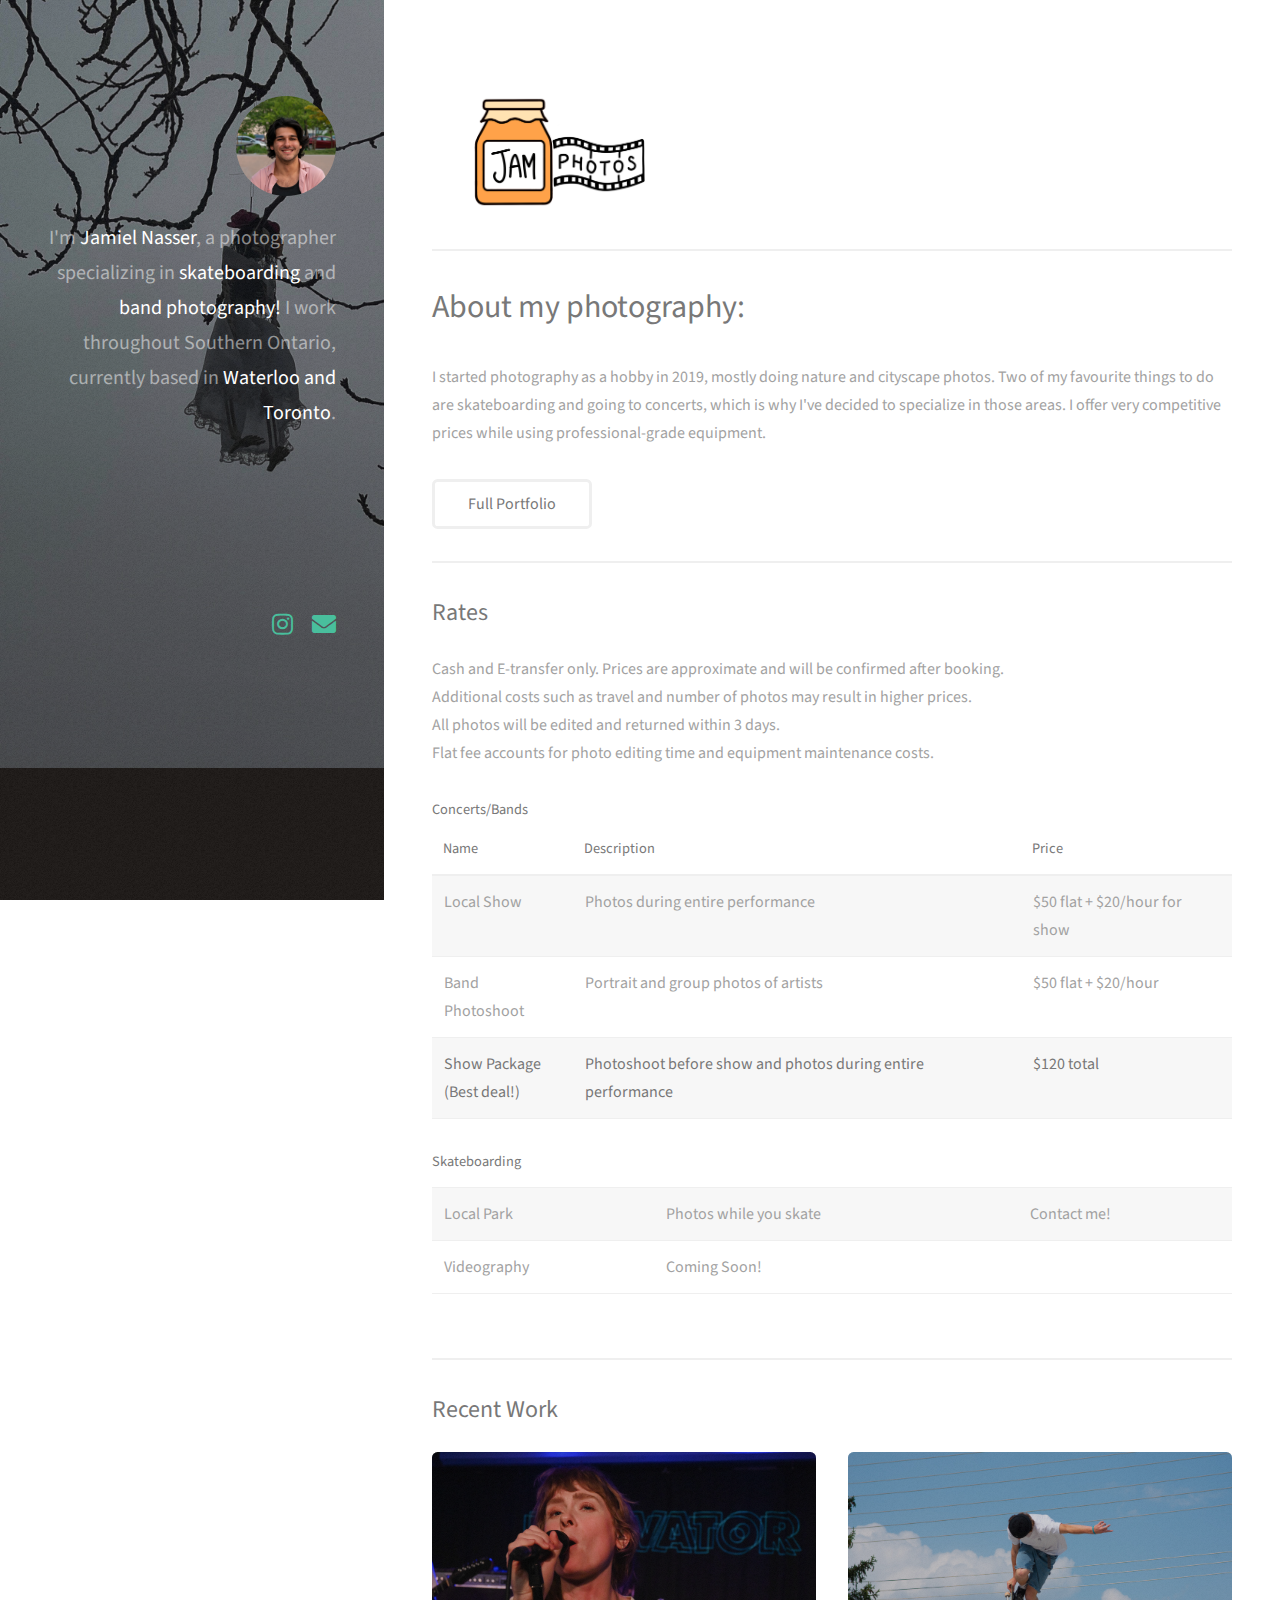
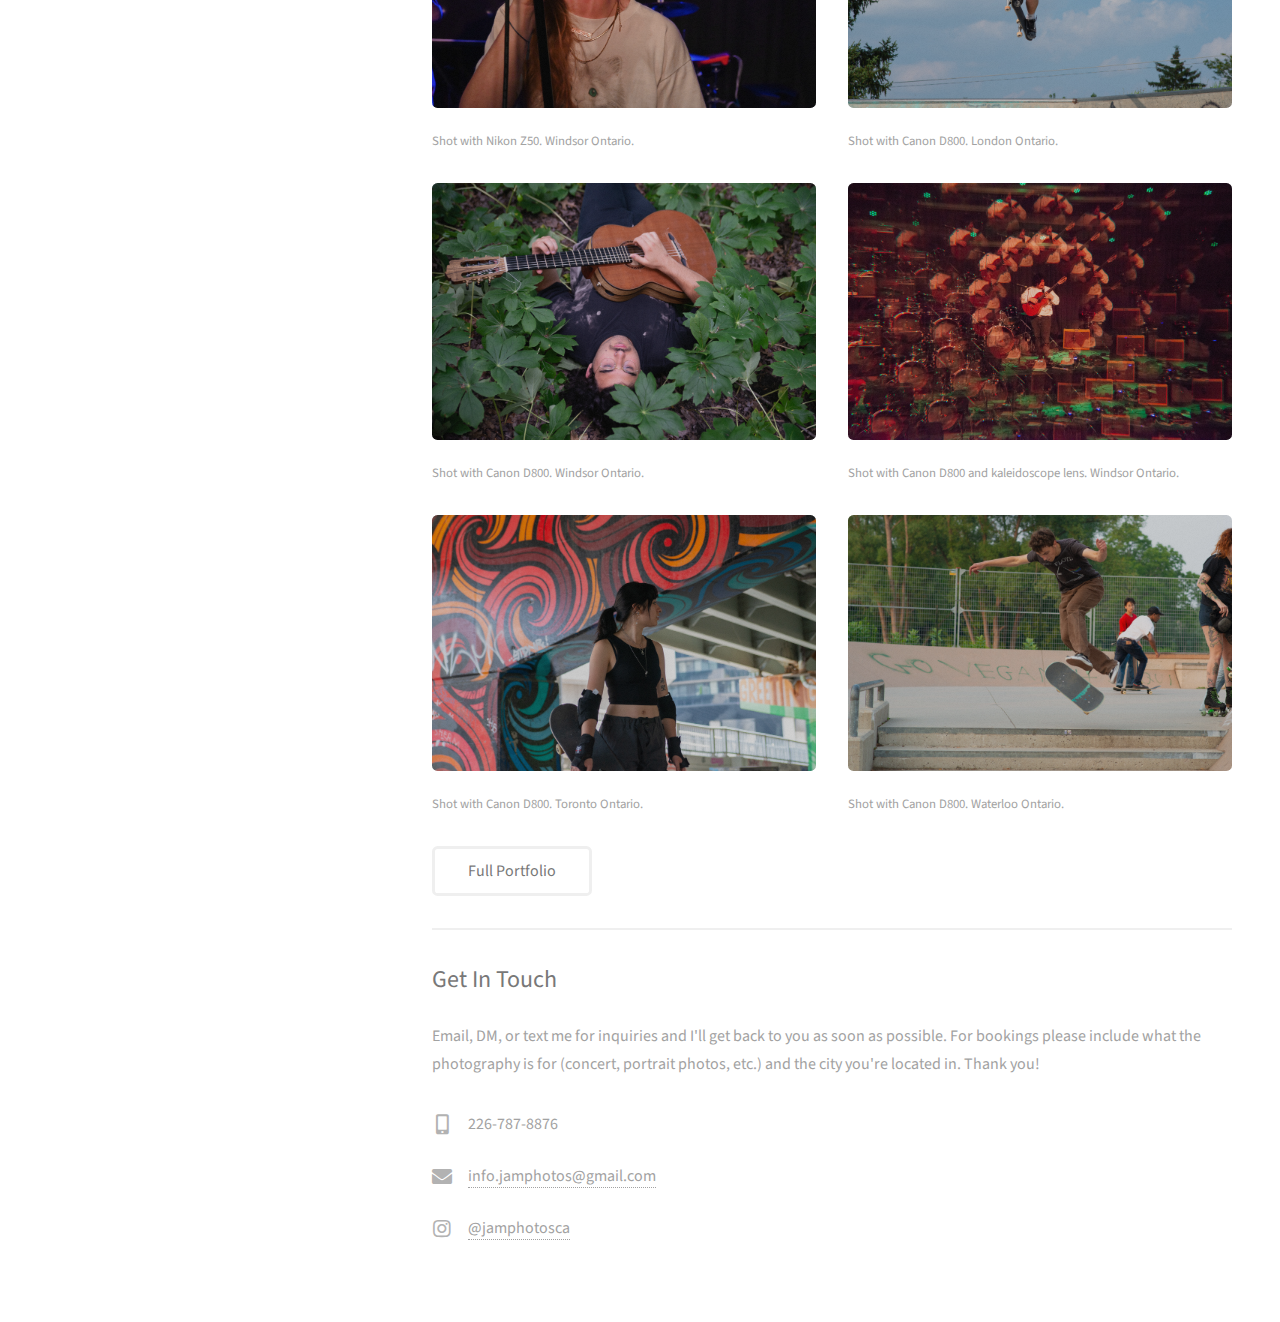
<file: index.html>
<!DOCTYPE HTML>
<!--
	Strata by HTML5 UP
	html5up.net | @ajlkn
	Free for personal and commercial use under the CCA 3.0 license (html5up.net/license)
-->
<html>
	<head>
		<title>Jam Photos</title>
		<meta charset="utf-8" />
		<meta name="viewport" content="width=device-width, initial-scale=1, user-scalable=no" />
		<link rel="stylesheet" href="assets/css/main.css" />
	</head>
	<body class="is-preload">

		<!-- Header -->
			<header id="header">
				<div class="inner">
					<a href="#" class="image avatar"><img src="images/avatar.jpg" alt="" /></a>
					<h1> I'm <strong>Jamiel Nasser</strong>, a photographer specializing in
					<strong>skateboarding</strong> and <strong>band photography!</strong> 
					I work throughout Southern Ontario, currently based in <strong>Waterloo and Toronto</strong>. </h1>
				</div>

				<div class="inner">
					<ul class="icons">
						<li><a href="https://www.instagram.com/jamphotosca/" target="_blank" class="icon brands fa-instagram"><span class="label">Instagram</span></a></li>
						<li><a href="mailto:info.jamphotos@gmail.com" target="_blank" class="icon solid fa-envelope"><span class="label">Email</span></a></li>
					</ul>
				</div>

			</header>

		<!-- Main -->
			<div id="main">
				<a href="index.html" class="icon brands"><img src="images/logo_crop.png" id="jamlogo" alt="" /></a>
				<!-- One -->
					<section id="one">
						<header class="major">
							<h2> About my photography:</h2>
						</header>
						<p>I started photography as a hobby in 2019, mostly doing nature and cityscape photos. Two of my favourite things to do are skateboarding and going to concerts, which is why I've decided to specialize in those areas. I offer very competitive prices while using professional-grade equipment.</p>
						<!--<ul class="actions">
							<li><a href="#" class="button">See my rates</a></li>
						</ul>-->
						<ul class="actions">
							<li><a href="portfolio.html" class="button">Full Portfolio</a></li>
						</ul>
					</section> 




					<section id="rates">

					<h2>Rates</h2>
						<p>Cash and E-transfer only. Prices are approximate and will be confirmed after booking. <br>Additional costs such as travel and number of photos may result in higher prices. <br>All photos will be edited and returned within 3 days. <br> Flat fee accounts for photo editing time and equipment maintenance costs.</p>
							<h5>Concerts/Bands</h5>
							<div class="table-wrapper">
								<table>
									<thead>
										<tr>
											<th>Name</th>
											<th>Description</th>
											<th>Price</th>
										</tr>
									</thead>
									<tbody>
										<tr>
											<td>Local Show</td>
											<td>Photos during entire performance</td>
											<td>$50 flat + $20/hour for show</td>
										</tr>
										<tr>
											<td>Band Photoshoot</td>
											<td>Portrait and group photos of artists</td>
											<td>$50 flat + $20/hour</td>
										</tr>
										<tr>
											<td><strong>Show Package<br> (Best deal!)</strong></td>
											<td><strong>Photoshoot before show and photos during entire performance</strong></td>
											<td><strong>$120 total</strong></td> 
										</tr>
									</tbody>
								</table>
							</div>
							<h5>Skateboarding</h5>
							<div class="table-wrapper">
								<table>
									<tbody>
										<tr>
											<td>Local Park</td>
											<td>Photos while you skate</td>
											<td>Contact me!</td>
										</tr>
										<tr>
											<td>Videography</td>
											<td>Coming Soon!</td>
											<td></td>
										</tr>
									</tbody>
								</table>
							</div>
					</section>





				<!-- Two -->
					<section id="two">
						<h2>Recent Work</h2>
						<div class="row">
							<article class="col-6 col-12-xsmall work-item">
								<a href="images/fulls/01.jpg" class="image fit thumb"><img src="images/thumbs/01.jpg" alt="" /></a>
								<p>Shot with Nikon Z50. Windsor Ontario.</p>
							</article>
							<article class="col-6 col-12-xsmall work-item">
								<a href="images/fulls/02.jpg" class="image fit thumb"><img src="images/thumbs/02.jpg" alt="" /></a>
								<p>Shot with Canon D800. London Ontario.</p>
							</article>
							<article class="col-6 col-12-xsmall work-item">
								<a href="images/fulls/03.jpg" class="image fit thumb"><img src="images/thumbs/03.jpg" alt="" /></a>
								<p>Shot with Canon D800. Windsor Ontario.
							</article>
							<article class="col-6 col-12-xsmall work-item">
								<a href="images/fulls/04.jpg" class="image fit thumb"><img src="images/thumbs/04.jpg" alt="" /></a>
								<p>Shot with Canon D800 and kaleidoscope lens. Windsor Ontario.</p>
							</article>
							<article class="col-6 col-12-xsmall work-item">
								<a href="images/fulls/05.jpg" class="image fit thumb"><img src="images/thumbs/05.jpg" alt="" /></a>
								<p>Shot with Canon D800. Toronto Ontario.</p>
							</article>
							<article class="col-6 col-12-xsmall work-item">
								<a href="images/fulls/06.jpg" class="image fit thumb"><img src="images/thumbs/06.jpg" alt="" /></a>
								<p>Shot with Canon D800. Waterloo Ontario.</p>
							</article>
						</div>
						 <ul class="actions">
							<li><a href="portfolio.html" class="button">Full Portfolio</a></li>
						</ul>
					</section>

				<!-- Three -->
					<section id="three">
						<h2>Get In Touch</h2>
						<p>Email, DM, or text me for inquiries and I'll get back to you as soon as possible. For bookings please include what the photography is for (concert, portrait photos, etc.) and the city you're located in. Thank you!</p>

						<div class="row">
						<!--
							<div class="col-8 col-12-small">
								<form method="post" action="#">
									<div class="row gtr-uniform gtr-50">
										<div class="col-6 col-12-xsmall"><input type="text" name="name" id="name" placeholder="Name" /></div>
										<div class="col-6 col-12-xsmall"><input type="email" name="email" id="email" placeholder="Email" /></div>
										<div class="col-12"><textarea name="message" id="message" placeholder="Message" rows="4"></textarea></div>
									</div>
								</form>
								<ul class="actions">
									<li><input type="submit" value="Send Message" /></li>
								</ul>
							</div>
						-->
							<div class="col-4 col-12-small">
								<ul class="labeled-icons">
									<li>
										<h3 class="icon solid fa-mobile-alt"><span class="label">Phone</span></h3>
										226-787-8876
									</li>
									<li>
										<h3 class="icon solid fa-envelope"><span class="label">Email</span></h3>
										<a href="mailto:info.jamphotos@gmail.com">info.jamphotos@gmail.com</a>
									</li>
									<li>
										<h3  class="icon brands fa-instagram"><span class="label"></span></h3>
										<a href="https://www.instagram.com/jamphotosca/" target="_blank">@jamphotosca </a>
									</li>
								</ul>
							</div>
						</div>
					</section>

				<!-- Four -->
				<!--
					<section id="four">
						<h2>Elements</h2>

						<section>
							<h4>Text</h4>
							<p>This is <b>bold</b> and this is <strong>strong</strong>. This is <i>italic</i> and this is <em>emphasized</em>.
							This is <sup>superscript</sup> text and this is <sub>subscript</sub> text.
							This is <u>underlined</u> and this is code: <code>for (;;) { ... }</code>. Finally, <a href="#">this is a link</a>.</p>
							<hr />
							<header>
								<h4>Heading with a Subtitle</h4>
								<p>Lorem ipsum dolor sit amet nullam id egestas urna aliquam</p>
							</header>
							<p>Nunc lacinia ante nunc ac lobortis. Interdum adipiscing gravida odio porttitor sem non mi integer non faucibus ornare mi ut ante amet placerat aliquet. Volutpat eu sed ante lacinia sapien lorem accumsan varius montes viverra nibh in adipiscing blandit tempus accumsan.</p>
							<header>
								<h5>Heading with a Subtitle</h5>
								<p>Lorem ipsum dolor sit amet nullam id egestas urna aliquam</p>
							</header>
							<p>Nunc lacinia ante nunc ac lobortis. Interdum adipiscing gravida odio porttitor sem non mi integer non faucibus ornare mi ut ante amet placerat aliquet. Volutpat eu sed ante lacinia sapien lorem accumsan varius montes viverra nibh in adipiscing blandit tempus accumsan.</p>
							<hr />
							<h2>Heading Level 2</h2>
							<h3>Heading Level 3</h3>
							<h4>Heading Level 4</h4>
							<h5>Heading Level 5</h5>
							<h6>Heading Level 6</h6>
							<hr />
							<h5>Blockquote</h5>
							<blockquote>Fringilla nisl. Donec accumsan interdum nisi, quis tincidunt felis sagittis eget tempus euismod. Vestibulum ante ipsum primis in faucibus vestibulum. Blandit adipiscing eu felis iaculis volutpat ac adipiscing accumsan faucibus. Vestibulum ante ipsum primis in faucibus lorem ipsum dolor sit amet nullam adipiscing eu felis.</blockquote>
							<h5>Preformatted</h5>
							<pre><code>i = 0;

while (!deck.isInOrder()) {
print 'Iteration ' + i;
deck.shuffle();
i++;
}

print 'It took ' + i + ' iterations to sort the deck.';</code></pre>
						</section>

						<section>
							<h4>Lists</h4>
							<div class="row">
								<div class="col-6 col-12-xsmall">
									<h5>Unordered</h5>
									<ul>
										<li>Dolor pulvinar etiam magna etiam.</li>
										<li>Sagittis adipiscing lorem eleifend.</li>
										<li>Felis enim feugiat dolore viverra.</li>
									</ul>
									<h5>Alternate</h5>
									<ul class="alt">
										<li>Dolor pulvinar etiam magna etiam.</li>
										<li>Sagittis adipiscing lorem eleifend.</li>
										<li>Felis enim feugiat dolore viverra.</li>
									</ul>
								</div>
								<div class="col-6 col-12-xsmall">
									<h5>Ordered</h5>
									<ol>
										<li>Dolor pulvinar etiam magna etiam.</li>
										<li>Etiam vel felis at lorem sed viverra.</li>
										<li>Felis enim feugiat dolore viverra.</li>
										<li>Dolor pulvinar etiam magna etiam.</li>
										<li>Etiam vel felis at lorem sed viverra.</li>
										<li>Felis enim feugiat dolore viverra.</li>
									</ol>
									<h5>Icons</h5>
									<ul class="icons">
										<li><a href="#" class="icon brands fa-twitter"><span class="label">Twitter</span></a></li>
										<li><a href="#" class="icon brands fa-facebook-f"><span class="label">Facebook</span></a></li>
										<li><a href="#" class="icon brands fa-instagram"><span class="label">Instagram</span></a></li>
										<li><a href="#" class="icon brands fa-github"><span class="label">Github</span></a></li>
										<li><a href="#" class="icon brands fa-dribbble"><span class="label">Dribbble</span></a></li>
										<li><a href="#" class="icon brands fa-tumblr"><span class="label">Tumblr</span></a></li>
									</ul>
								</div>
							</div>
							<h5>Actions</h5>
							<ul class="actions">
								<li><a href="#" class="button primary">Default</a></li>
								<li><a href="#" class="button">Default</a></li>
							</ul>
							<ul class="actions small">
								<li><a href="#" class="button primary small">Small</a></li>
								<li><a href="#" class="button small">Small</a></li>
							</ul>
							<div class="row">
								<div class="col-6 col-12-small">
									<ul class="actions stacked">
										<li><a href="#" class="button primary">Default</a></li>
										<li><a href="#" class="button">Default</a></li>
									</ul>
								</div>
								<div class="col-6 col-12-small">
									<ul class="actions stacked">
										<li><a href="#" class="button primary small">Small</a></li>
										<li><a href="#" class="button small">Small</a></li>
									</ul>
								</div>
								<div class="col-6 col-12-small">
									<ul class="actions stacked">
										<li><a href="#" class="button primary fit">Default</a></li>
										<li><a href="#" class="button fit">Default</a></li>
									</ul>
								</div>
								<div class="col-6 col-12-small">
									<ul class="actions stacked">
										<li><a href="#" class="button primary small fit">Small</a></li>
										<li><a href="#" class="button small fit">Small</a></li>
									</ul>
								</div>
							</div>
						</section>

						<section>
							<h4>Table</h4>
							<h5>Default</h5>
							<div class="table-wrapper">
								<table>
									<thead>
										<tr>
											<th>Name</th>
											<th>Description</th>
											<th>Price</th>
										</tr>
									</thead>
									<tbody>
										<tr>
											<td>Item One</td>
											<td>Ante turpis integer aliquet porttitor.</td>
											<td>29.99</td>
										</tr>
										<tr>
											<td>Item Two</td>
											<td>Vis ac commodo adipiscing arcu aliquet.</td>
											<td>19.99</td>
										</tr>
										<tr>
											<td>Item Three</td>
											<td> Morbi faucibus arcu accumsan lorem.</td>
											<td>29.99</td>
										</tr>
										<tr>
											<td>Item Four</td>
											<td>Vitae integer tempus condimentum.</td>
											<td>19.99</td>
										</tr>
										<tr>
											<td>Item Five</td>
											<td>Ante turpis integer aliquet porttitor.</td>
											<td>29.99</td>
										</tr>
									</tbody>
									<tfoot>
										<tr>
											<td colspan="2"></td>
											<td>100.00</td>
										</tr>
									</tfoot>
								</table>
							</div>

							<h5>Alternate</h5>
							<div class="table-wrapper">
								<table class="alt">
									<thead>
										<tr>
											<th>Name</th>
											<th>Description</th>
											<th>Price</th>
										</tr>
									</thead>
									<tbody>
										<tr>
											<td>Item One</td>
											<td>Ante turpis integer aliquet porttitor.</td>
											<td>29.99</td>
										</tr>
										<tr>
											<td>Item Two</td>
											<td>Vis ac commodo adipiscing arcu aliquet.</td>
											<td>19.99</td>
										</tr>
										<tr>
											<td>Item Three</td>
											<td> Morbi faucibus arcu accumsan lorem.</td>
											<td>29.99</td>
										</tr>
										<tr>
											<td>Item Four</td>
											<td>Vitae integer tempus condimentum.</td>
											<td>19.99</td>
										</tr>
										<tr>
											<td>Item Five</td>
											<td>Ante turpis integer aliquet porttitor.</td>
											<td>29.99</td>
										</tr>
									</tbody>
									<tfoot>
										<tr>
											<td colspan="2"></td>
											<td>100.00</td>
										</tr>
									</tfoot>
								</table>
							</div>
						</section>

						<section>
							<h4>Buttons</h4>
							<ul class="actions">
								<li><a href="#" class="button primary">Primary</a></li>
								<li><a href="#" class="button">Default</a></li>
							</ul>
							<ul class="actions">
								<li><a href="#" class="button large">Large</a></li>
								<li><a href="#" class="button">Default</a></li>
								<li><a href="#" class="button small">Small</a></li>
							</ul>
							<ul class="actions fit">
								<li><a href="#" class="button primary fit">Fit</a></li>
								<li><a href="#" class="button fit">Fit</a></li>
							</ul>
							<ul class="actions fit small">
								<li><a href="#" class="button primary fit small">Fit + Small</a></li>
								<li><a href="#" class="button fit small">Fit + Small</a></li>
							</ul>
							<ul class="actions">
								<li><a href="#" class="button primary icon solid fa-download">Icon</a></li>
								<li><a href="#" class="button icon solid fa-download">Icon</a></li>
							</ul>
							<ul class="actions">
								<li><span class="button primary disabled">Primary</span></li>
								<li><span class="button disabled">Default</span></li>
							</ul>
						</section>

						<section>
							<h4>Form</h4>
							<form method="post" action="#">
								<div class="row gtr-uniform gtr-50">
									<div class="col-6 col-12-xsmall">
										<input type="text" name="demo-name" id="demo-name" value="" placeholder="Name" />
									</div>
									<div class="col-6 col-12-xsmall">
										<input type="email" name="demo-email" id="demo-email" value="" placeholder="Email" />
									</div>
									<div class="col-12">
										<select name="demo-category" id="demo-category">
											<option value="">- Category -</option>
											<option value="1">Manufacturing</option>
											<option value="1">Shipping</option>
											<option value="1">Administration</option>
											<option value="1">Human Resources</option>
										</select>
									</div>
									<div class="col-4 col-12-small">
										<input type="radio" id="demo-priority-low" name="demo-priority" checked>
										<label for="demo-priority-low">Low Priority</label>
									</div>
									<div class="col-4 col-12-small">
										<input type="radio" id="demo-priority-normal" name="demo-priority">
										<label for="demo-priority-normal">Normal Priority</label>
									</div>
									<div class="col-4 col-12-small">
										<input type="radio" id="demo-priority-high" name="demo-priority">
										<label for="demo-priority-high">High Priority</label>
									</div>
									<div class="col-6 col-12-small">
										<input type="checkbox" id="demo-copy" name="demo-copy">
										<label for="demo-copy">Email me a copy of this message</label>
									</div>
									<div class="col-6 col-12-small">
										<input type="checkbox" id="demo-human" name="demo-human" checked>
										<label for="demo-human">I am a human and not a robot</label>
									</div>
									<div class="col-12">
										<textarea name="demo-message" id="demo-message" placeholder="Enter your message" rows="6"></textarea>
									</div>
									<div class="col-12">
										<ul class="actions">
											<li><input type="submit" value="Send Message" class="primary" /></li>
											<li><input type="reset" value="Reset" /></li>
										</ul>
									</div>
								</div>
							</form>
						</section>

						<section>
							<h4>Image</h4>
							<h5>Fit</h5>
							<div class="box alt">
								<div class="row gtr-50 gtr-uniform">
									<div class="col-12"><span class="image fit"><img src="images/fulls/05.jpg" alt="" /></span></div>
									<div class="col-4"><span class="image fit"><img src="images/thumbs/01.jpg" alt="" /></span></div>
									<div class="col-4"><span class="image fit"><img src="images/thumbs/02.jpg" alt="" /></span></div>
									<div class="col-4"><span class="image fit"><img src="images/thumbs/03.jpg" alt="" /></span></div>
									<div class="col-4"><span class="image fit"><img src="images/thumbs/04.jpg" alt="" /></span></div>
									<div class="col-4"><span class="image fit"><img src="images/thumbs/05.jpg" alt="" /></span></div>
									<div class="col-4"><span class="image fit"><img src="images/thumbs/06.jpg" alt="" /></span></div>
									<div class="col-4"><span class="image fit"><img src="images/thumbs/03.jpg" alt="" /></span></div>
									<div class="col-4"><span class="image fit"><img src="images/thumbs/02.jpg" alt="" /></span></div>
									<div class="col-4"><span class="image fit"><img src="images/thumbs/01.jpg" alt="" /></span></div>
								</div>
							</div>
							<h5>Left &amp; Right</h5>
							<p><span class="image left"><img src="images/avatar.jpg" alt="" /></span>Fringilla nisl. Donec accumsan interdum nisi, quis tincidunt felis sagittis eget. tempus euismod. Vestibulum ante ipsum primis in faucibus vestibulum. Blandit adipiscing eu felis iaculis volutpat ac adipiscing accumsan eu faucibus. Integer ac pellentesque praesent tincidunt felis sagittis eget. tempus euismod. Vestibulum ante ipsum primis in faucibus vestibulum. Blandit adipiscing eu felis iaculis volutpat ac adipiscing accumsan eu faucibus. Integer ac pellentesque praesent. Donec accumsan interdum nisi, quis tincidunt felis sagittis eget. tempus euismod. Vestibulum ante ipsum primis in faucibus vestibulum. Blandit adipiscing eu felis iaculis volutpat ac adipiscing accumsan eu faucibus. Integer ac pellentesque praesent tincidunt felis sagittis eget. tempus euismod. Vestibulum ante ipsum primis in faucibus vestibulum. Blandit adipiscing eu felis iaculis volutpat ac adipiscing accumsan eu faucibus. Integer ac pellentesque praesent.</p>
							<p><span class="image right"><img src="images/avatar.jpg" alt="" /></span>Fringilla nisl. Donec accumsan interdum nisi, quis tincidunt felis sagittis eget. tempus euismod. Vestibulum ante ipsum primis in faucibus vestibulum. Blandit adipiscing eu felis iaculis volutpat ac adipiscing accumsan eu faucibus. Integer ac pellentesque praesent tincidunt felis sagittis eget. tempus euismod. Vestibulum ante ipsum primis in faucibus vestibulum. Blandit adipiscing eu felis iaculis volutpat ac adipiscing accumsan eu faucibus. Integer ac pellentesque praesent. Donec accumsan interdum nisi, quis tincidunt felis sagittis eget. tempus euismod. Vestibulum ante ipsum primis in faucibus vestibulum. Blandit adipiscing eu felis iaculis volutpat ac adipiscing accumsan eu faucibus. Integer ac pellentesque praesent tincidunt felis sagittis eget. tempus euismod. Vestibulum ante ipsum primis in faucibus vestibulum. Blandit adipiscing eu felis iaculis volutpat ac adipiscing accumsan eu faucibus. Integer ac pellentesque praesent.</p>
						</section>

					</section>
				-->

			</div>


		<!-- Scripts -->
			<script src="assets/js/jquery.min.js"></script>
			<script src="assets/js/jquery.poptrox.min.js"></script>
			<script src="assets/js/browser.min.js"></script>
			<script src="assets/js/breakpoints.min.js"></script>
			<script src="assets/js/util.js"></script>
			<script src="assets/js/main.js"></script>

	</body>
</html>
</file>
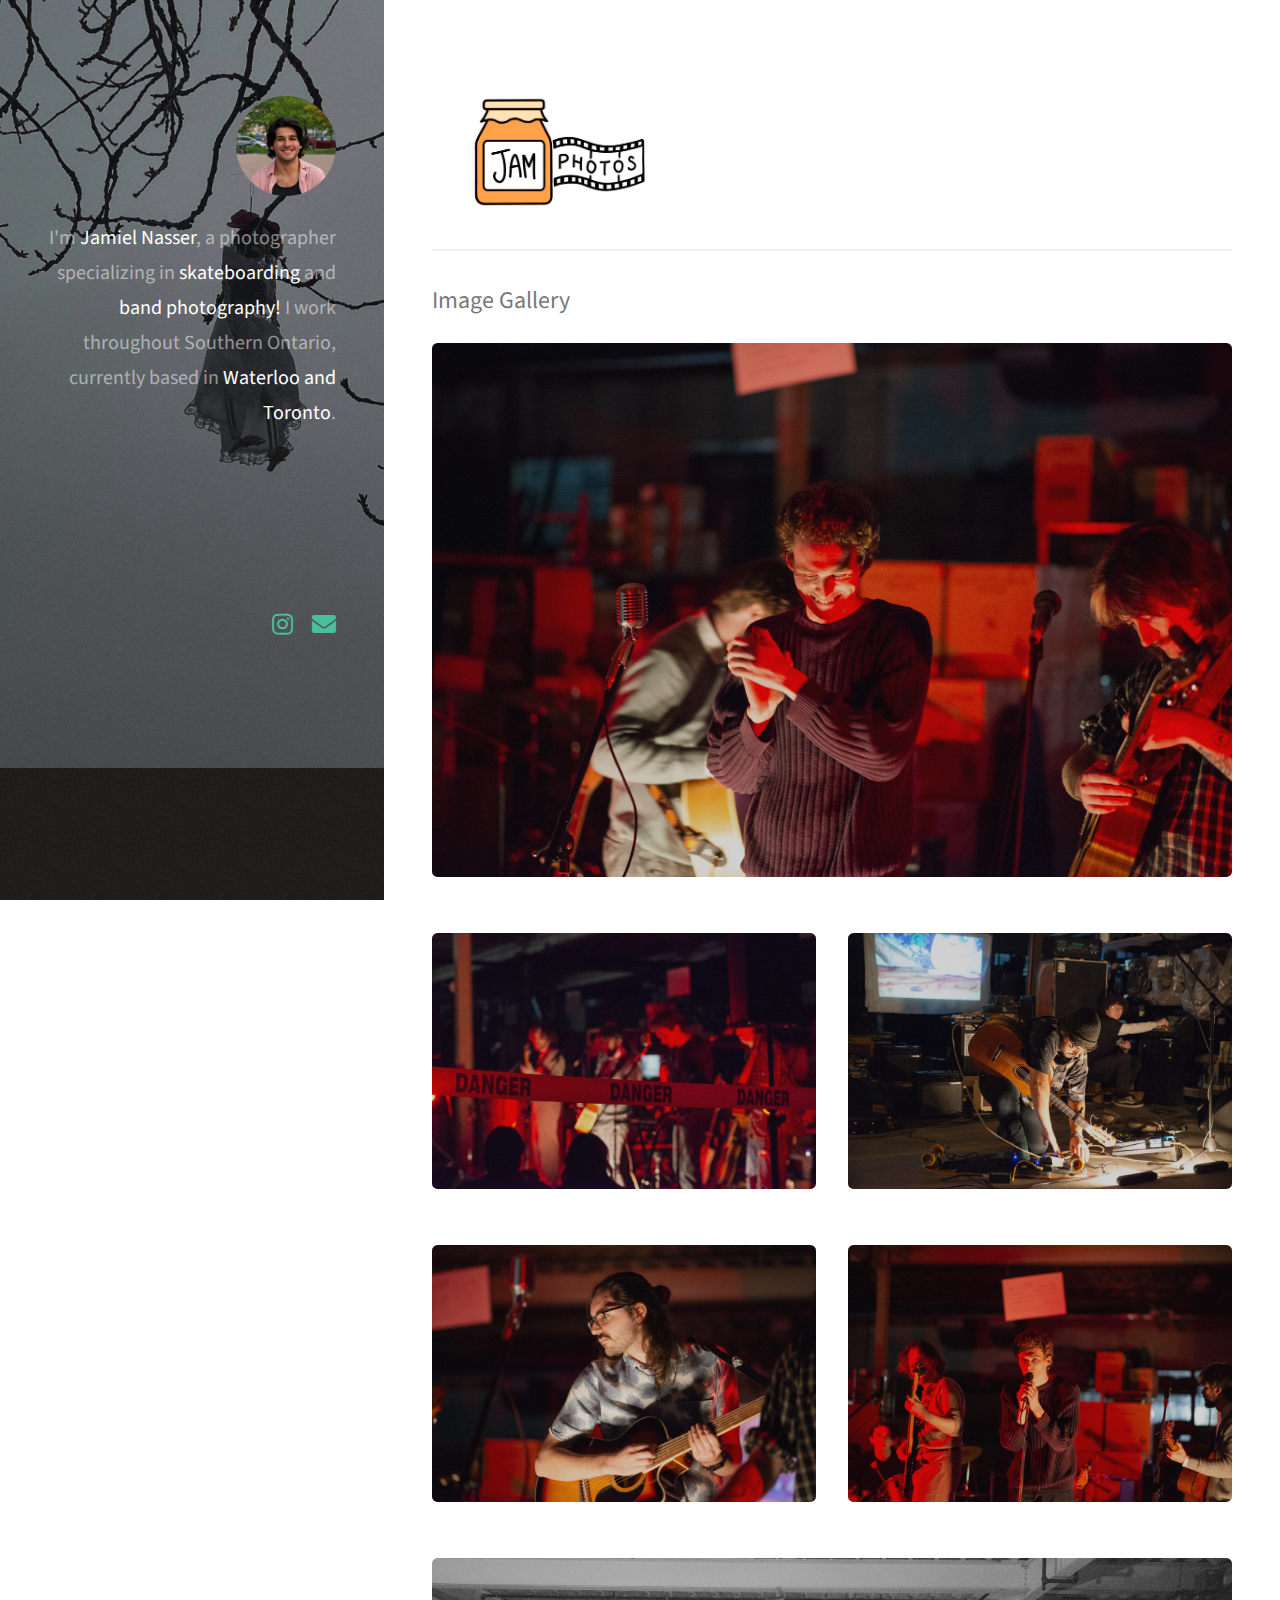
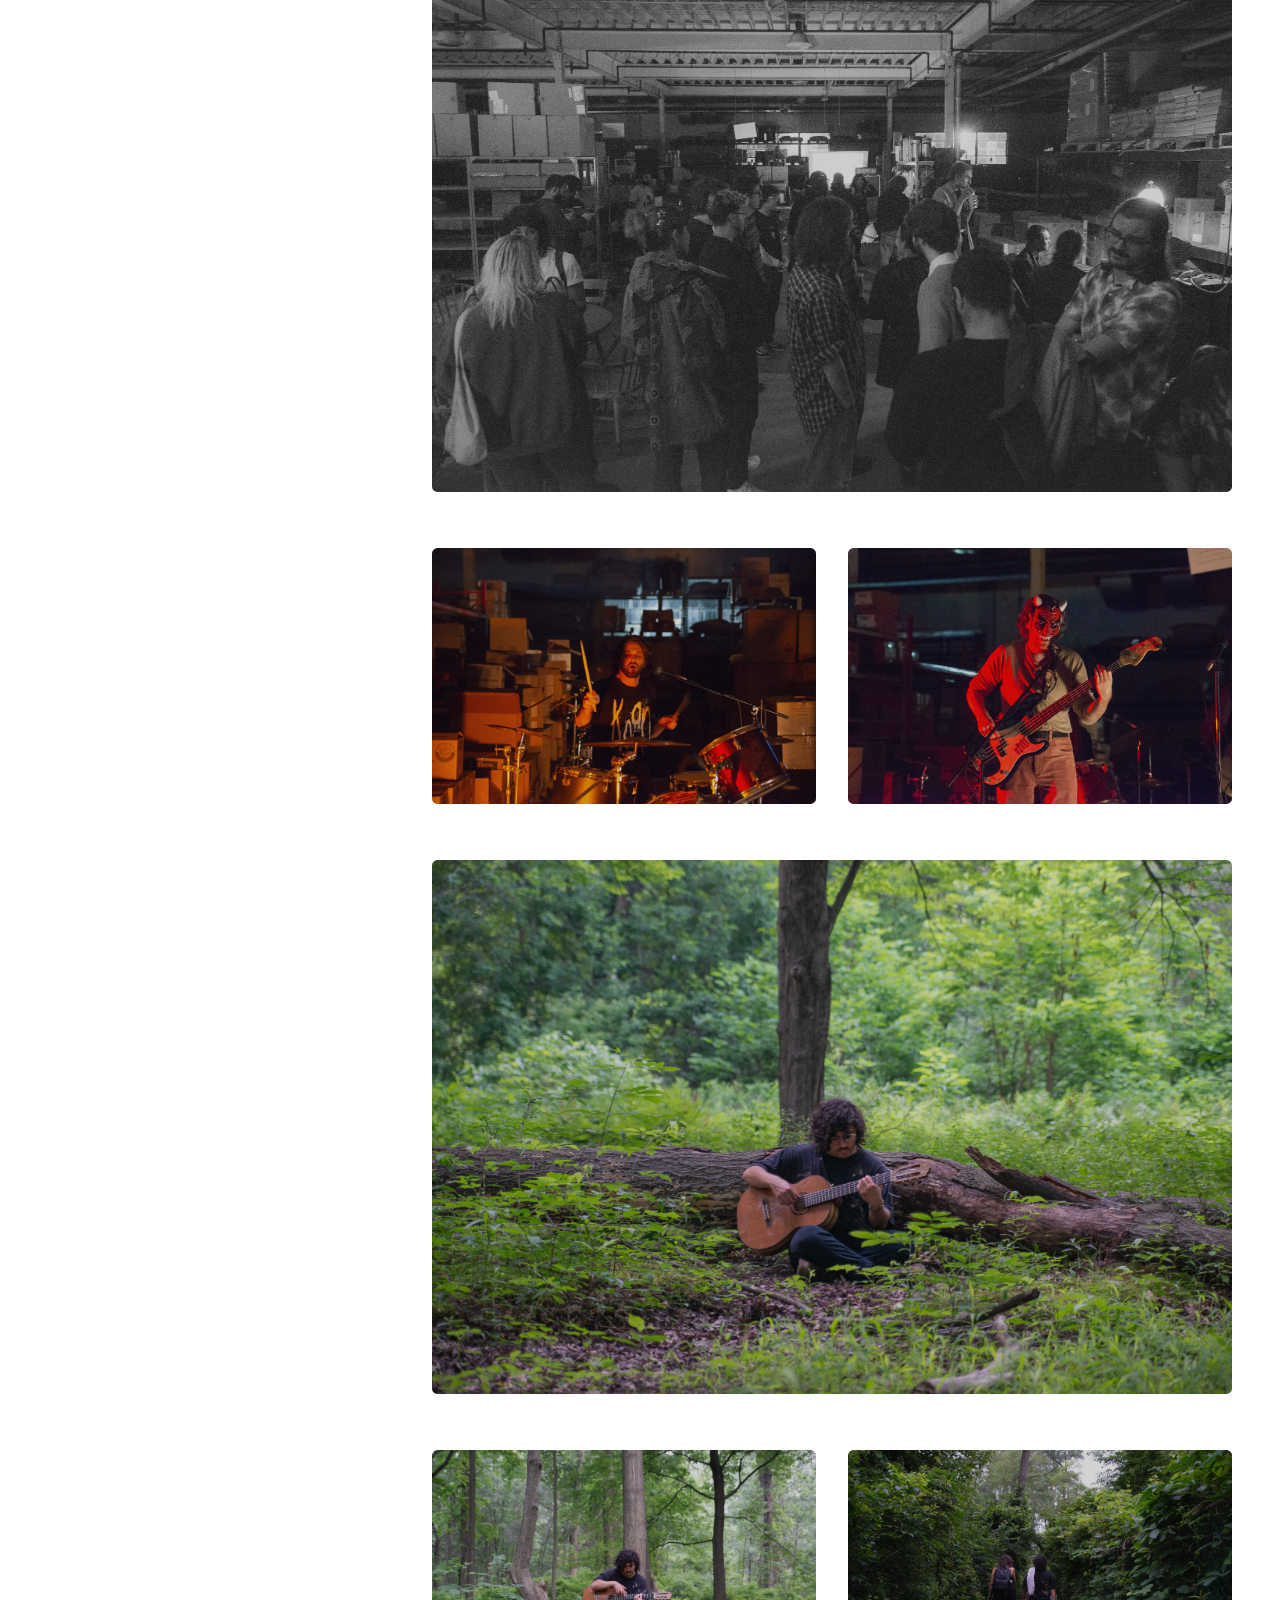
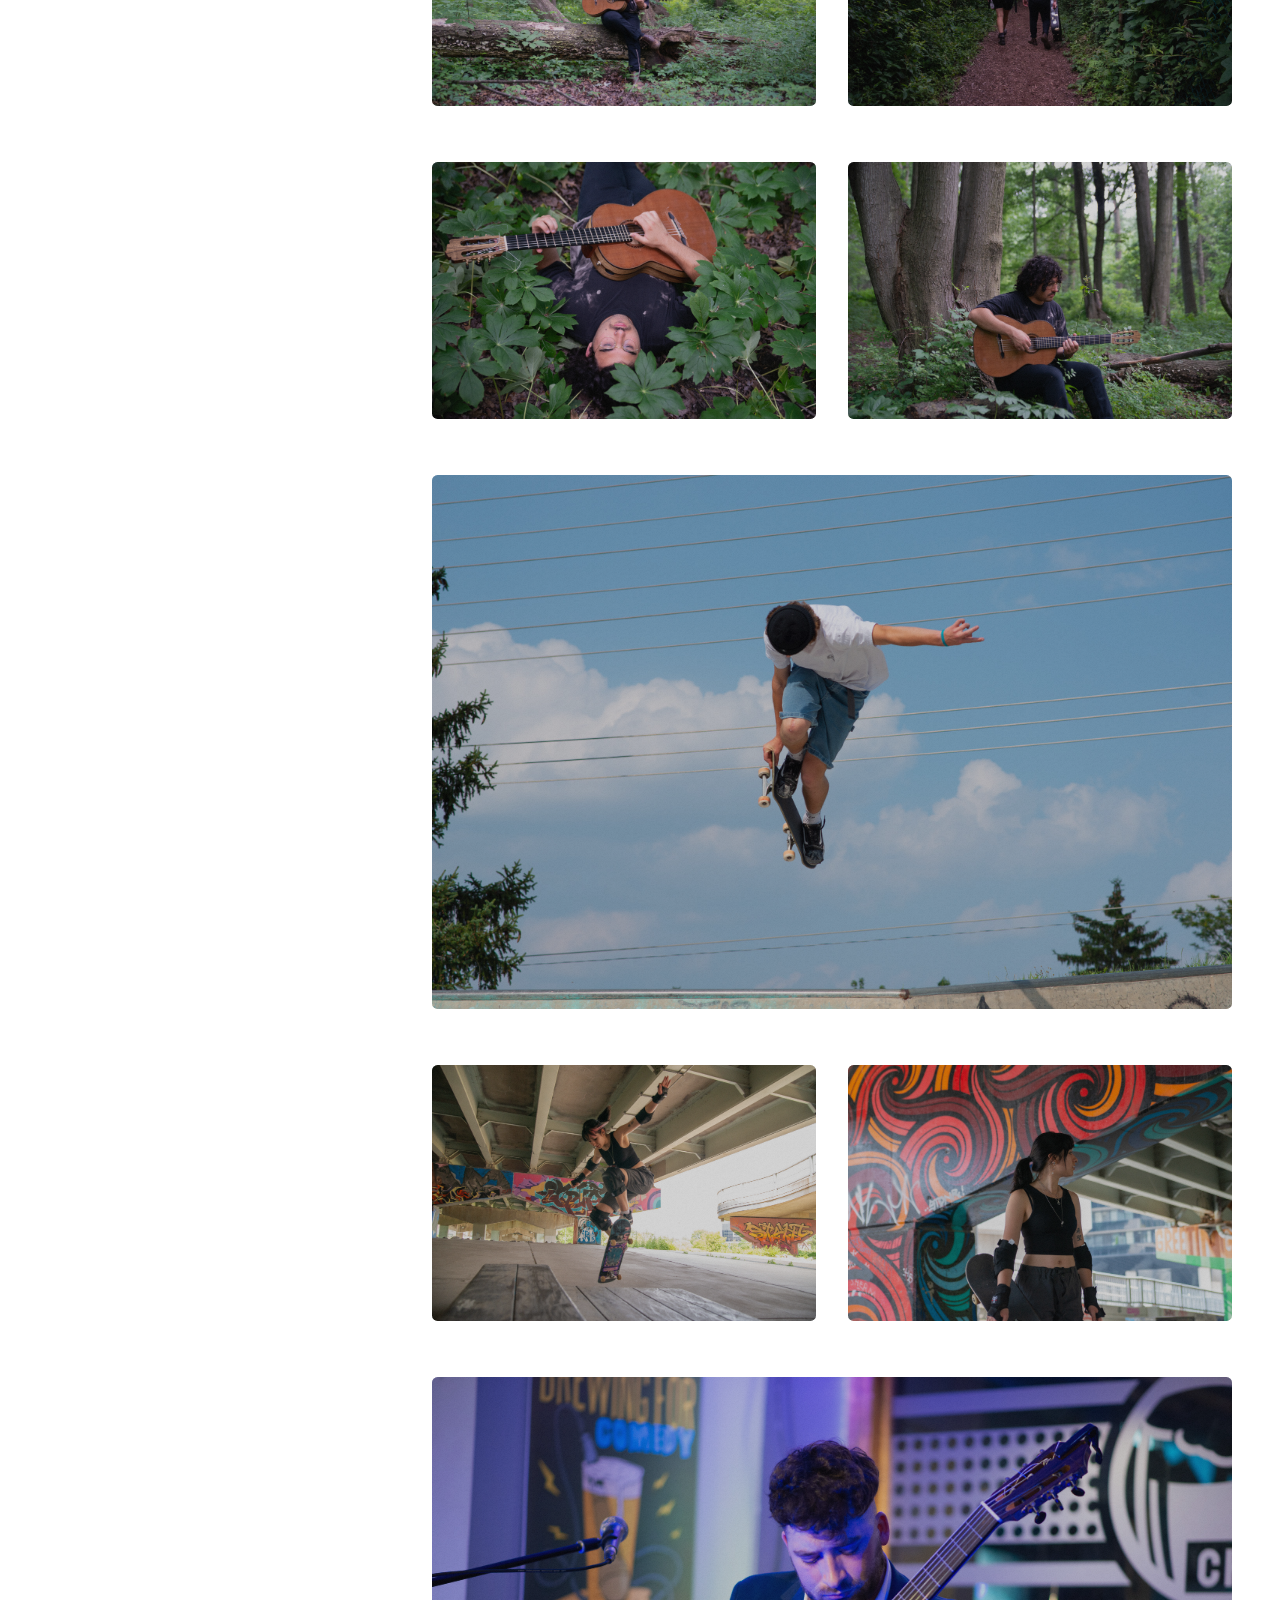
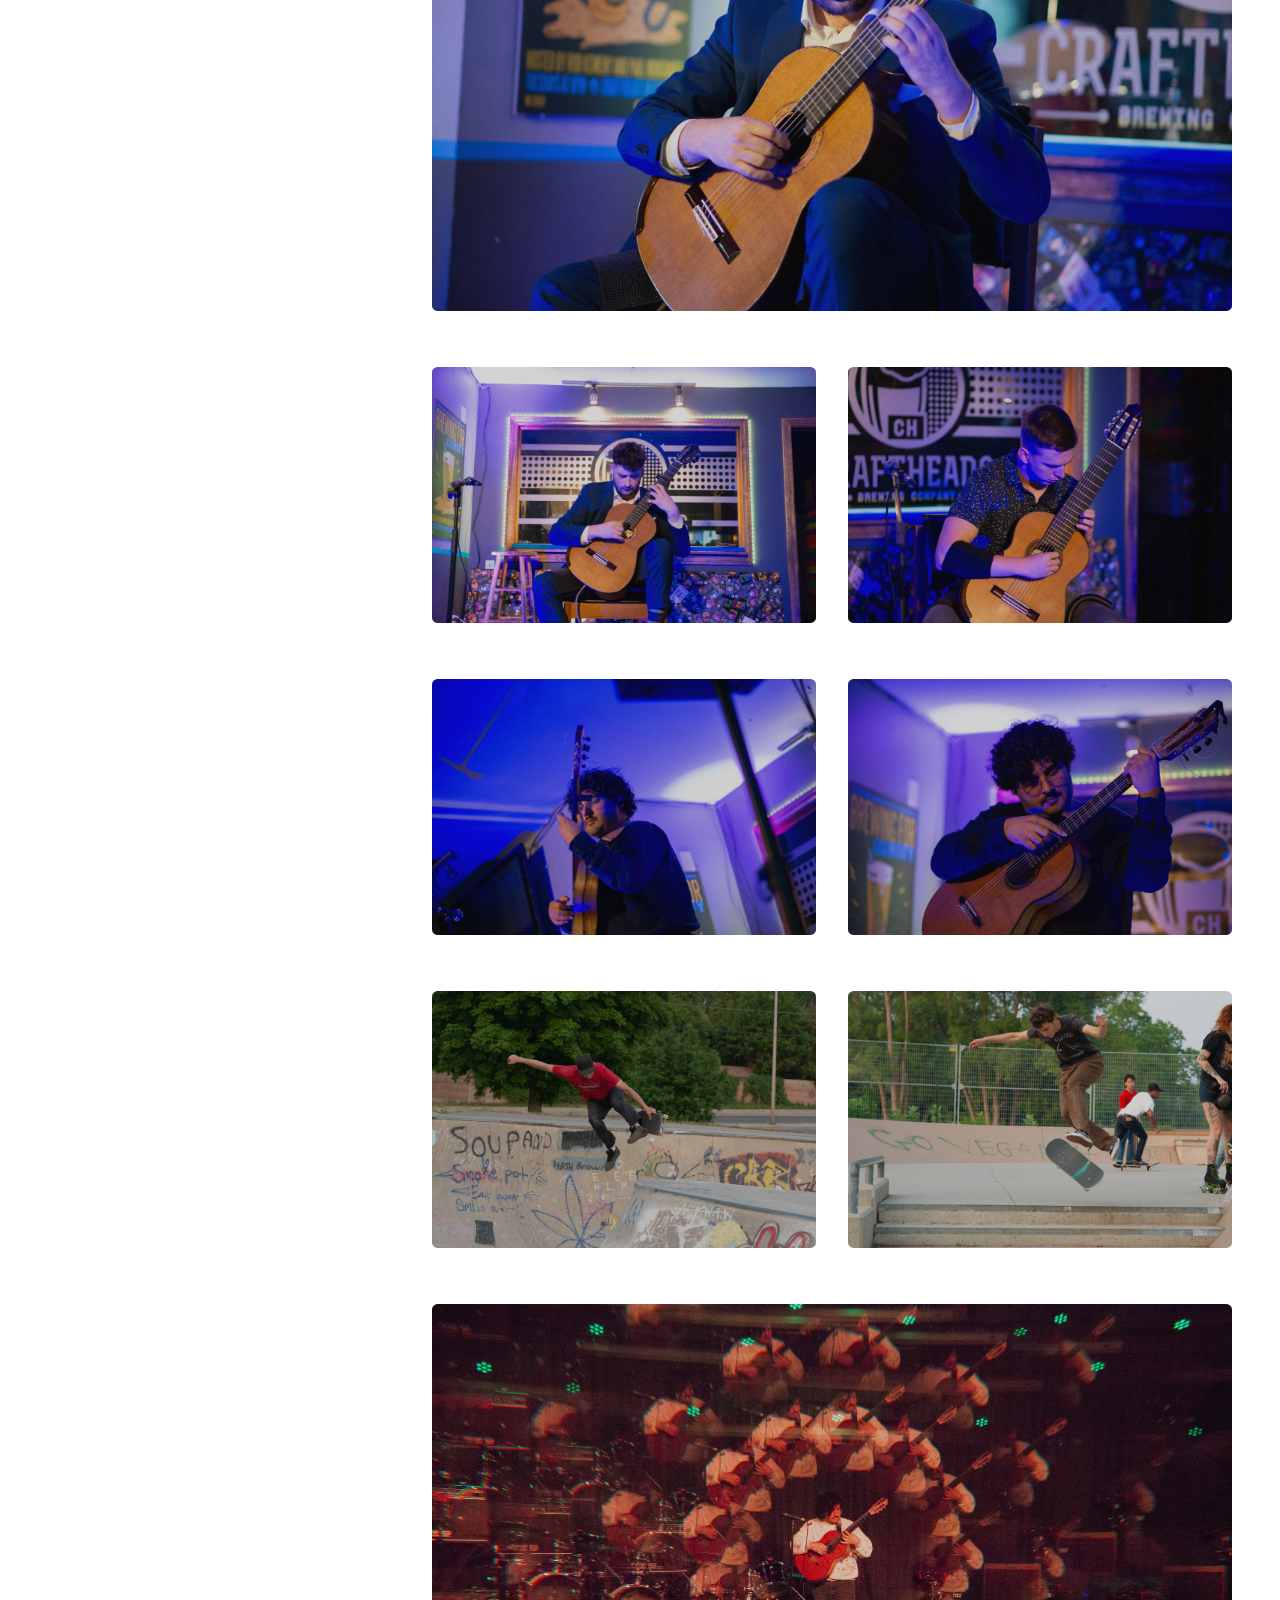
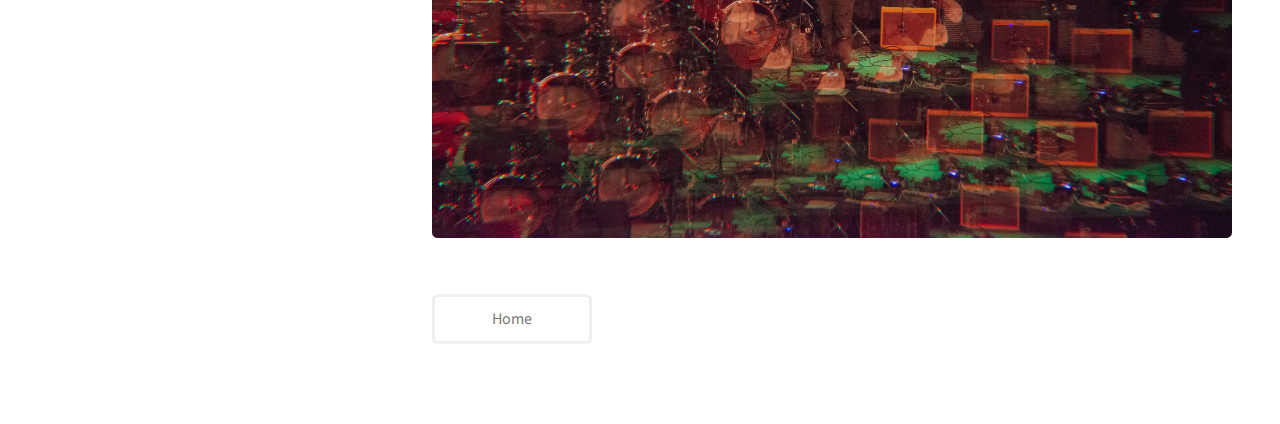
<file: portfolio.html>
<!DOCTYPE HTML>
<!--
-->
<html>
	<head>
		<title>Jam Photos</title>
		<meta charset="utf-8" />
		<meta name="viewport" content="width=device-width, initial-scale=1, user-scalable=no" />
		<link rel="stylesheet" href="assets/css/main.css" />
	</head>
	<body class="is-preload">

		<!-- Header -->
			<header id="header">
				<div class="inner">
					<a href="index.html" class="image avatar"><img src="images/avatar.jpg" alt="" /></a>
					<h1> I'm <strong>Jamiel Nasser</strong>, a photographer specializing in
					<strong>skateboarding</strong> and <strong>band photography!</strong> 
					I work throughout Southern Ontario, currently based in <strong>Waterloo and Toronto</strong>. </h1>
				</div>

				<div class="inner">
					<ul class="icons">
						<li><a href="https://www.instagram.com/jamphotosca/" target="_blank" class="icon brands fa-instagram"><span class="label">Instagram</span></a></li>
						<li><a href="mailto:info.jamphotos@gmail.com" target="_blank" class="icon solid fa-envelope"><span class="label">Email</span></a></li>
					</ul>
				</div>

			</header>

		<!-- Main -->
			<div id="main">
				<a href="index.html" class="icon brands"><img src="images/logo_crop.png" id="jamlogo" alt="" /></a>
				<!-- Two -->
					<section id="two">
						<h2>Image Gallery</h2>
						<div class="row">
							<article class="col-12 col-12-xsmall work-item">
								<a href="images/wh2.jpg" class="image fit thumb"><img src="images/wh2.jpg" alt="" /></a>
							</article>
							<article class="col-6 col-12-xsmall work-item">
								<a href="images/wh0.jpg" class="image fit thumb"><img src="images/wh0.jpg" alt="" /></a>
							</article>
							<article class="col-6 col-12-xsmall work-item">
								<a href="images/wh1.jpg" class="image fit thumb"><img src="images/wh1.jpg" alt="" /></a>
							</article>
							<article class="col-6 col-12-xsmall work-item">
								<a href="images/wh3.jpg" class="image fit thumb"><img src="images/wh3.jpg" alt="" /></a>
							</article>
							<article class="col-6 col-12-xsmall work-item">
								<a href="images/wh4.jpg" class="image fit thumb"><img src="images/wh4.jpg" alt="" /></a>
							</article>
							<article class="col-12 col-12-xsmall work-item">
								<a href="images/wh8.jpg" class="image fit thumb"><img src="images/wh8.jpg" alt="" /></a>
							</article>
							<article class="col-6 col-12-xsmall work-item">
								<a href="images/wh7.jpg" class="image fit thumb"><img src="images/wh7.jpg" alt="" /></a>
							</article>
							<article class="col-6 col-12-xsmall work-item">
								<a href="images/wh6.jpg" class="image fit thumb"><img src="images/wh6.jpg" alt="" /></a>
							</article>
							<article class="col-12 col-12-xsmall work-item">
								<a href="images/oj1.jpg" class="image fit thumb"><img src="images/oj1.jpg" alt="" /></a>
							</article>
							<article class="col-6 col-12-xsmall work-item">
								<a href="images/oj2.jpg" class="image fit thumb"><img src="images/oj2.jpg" alt="" /></a>
							</article>
							<article class="col-6 col-12-xsmall work-item">
								<a href="images/oj3.jpg" class="image fit thumb"><img src="images/oj3.jpg" alt="" /></a>
							</article>
							<article class="col-6 col-12-xsmall work-item">
								<a href="images/oj4.jpg" class="image fit thumb"><img src="images/oj4.jpg" alt="" /></a>
							</article>
							<article class="col-6 col-12-xsmall work-item">
								<a href="images/oj5.jpg" class="image fit thumb"><img src="images/oj5.jpg" alt="" /></a>
							</article>
							<article class="col-12 col-12-xsmall work-item">
								<a href="images/skate3.jpg" class="image fit thumb"><img src="images/skate3.jpg" alt="" /></a>
							</article>
							<article class="col-6 col-12-xsmall work-item">
								<a href="images/nadine.jpg" class="image fit thumb"><img src="images/nadine.jpg" alt="" /></a>
							</article>
							<article class="col-6 col-12-xsmall work-item">
								<a href="images/nadine2.jpg" class="image fit thumb"><img src="images/nadine2.jpg" alt="" /></a>
							</article>
							<article class="col-12 col-12-xsmall work-item">
								<a href="images/pc1.jpg" class="image fit thumb"><img src="images/pc1.jpg" alt="" /></a>
							</article>
							<article class="col-6 col-12-xsmall work-item">
								<a href="images/pc2.jpg" class="image fit thumb"><img src="images/pc2.jpg" alt="" /></a>
							</article>
							<article class="col-6 col-12-xsmall work-item">
								<a href="images/pc3.jpg" class="image fit thumb"><img src="images/pc3.jpg" alt="" /></a>
							</article>
							<article class="col-6 col-12-xsmall work-item">
								<a href="images/pc4.jpg" class="image fit thumb"><img src="images/pc4.jpg" alt="" /></a>
							</article>
							<article class="col-6 col-12-xsmall work-item">
								<a href="images/pc5.jpg" class="image fit thumb"><img src="images/pc5.jpg" alt="" /></a>
							</article>
							<article class="col-6 col-12-xsmall work-item">
								<a href="images/skate2.jpg" class="image fit thumb"><img src="images/skate2.jpg" alt="" /></a>
							</article>
							<article class="col-6 col-12-xsmall work-item">
								<a href="images/skate4.jpg" class="image fit thumb"><img src="images/skate4.jpg" alt="" /></a>
							</article>
							<article class="col-12 col-12-xsmall work-item">
								<a href="images/kala.jpg" class="image fit thumb"><img src="images/kala.jpg" alt="" /></a>
							</article>
						</div>

					</section>


                    <ul class="actions">
                        <li><a href="index.html" class="button">Home</a></li>
                    </ul>

			</div>




		<!-- Scripts -->
			<script src="assets/js/jquery.min.js"></script>
			<script src="assets/js/jquery.poptrox.min.js"></script>
			<script src="assets/js/browser.min.js"></script>
			<script src="assets/js/breakpoints.min.js"></script>
			<script src="assets/js/util.js"></script>
			<script src="assets/js/main.js"></script>

	</body>
</html>
</file>
<file: assets/css/main.css>
@import url("fontawesome-all.min.css");
@import url("https://fonts.googleapis.com/css?family=Source+Sans+Pro:400,400italic");

/*
	Strata by HTML5 UP
	html5up.net | @ajlkn
	Free for personal and commercial use under the CCA 3.0 license (html5up.net/license)
*/

html, body, div, span, applet, object,
iframe, h1, h2, h3, h4, h5, h6, p, blockquote,
pre, a, abbr, acronym, address, big, cite,
code, del, dfn, em, img, ins, kbd, q, s, samp,
small, strike, strong, sub, sup, tt, var, b,
u, i, center, dl, dt, dd, ol, ul, li, fieldset,
form, label, legend, table, caption, tbody,
tfoot, thead, tr, th, td, article, aside,
canvas, details, embed, figure, figcaption,
footer, header, hgroup, menu, nav, output, ruby,
section, summary, time, mark, audio, video {
	margin: 0;
	padding: 0;
	border: 0;
	font-size: 100%;
	font: inherit;
	vertical-align: baseline;}

article, aside, details, figcaption, figure,
footer, header, hgroup, menu, nav, section {
	display: block;}

body {
	line-height: 1;
}

ol, ul {
	list-style: none;
}

blockquote, q {
	quotes: none;
}

	blockquote:before, blockquote:after, q:before, q:after {
		content: '';
		content: none;
	}

table {
	border-collapse: collapse;
	border-spacing: 0;
}

body {
	-webkit-text-size-adjust: none;
}

mark {
	background-color: transparent;
	color: inherit;
}

input::-moz-focus-inner {
	border: 0;
	padding: 0;
}

input, select, textarea {
	-moz-appearance: none;
	-webkit-appearance: none;
	-ms-appearance: none;
	appearance: none;
}

/* Basic */
#jamlogo {
	width: 30%;
	height: 30%;
	padding: 0px;
	margin: 0px;
}
	html {
		box-sizing: border-box;
	}

	*, *:before, *:after {
		box-sizing: inherit;
	}

	body {
		background: #fff;
	}

		body.is-preload *, body.is-preload *:before, body.is-preload *:after {
			-moz-animation: none !important;
			-webkit-animation: none !important;
			-ms-animation: none !important;
			animation: none !important;
			-moz-transition: none !important;
			-webkit-transition: none !important;
			-ms-transition: none !important;
			transition: none !important;
		}

	body, input, select, textarea {
		color: #a2a2a2;
		font-family: "Source Sans Pro", Helvetica, sans-serif;
		font-size: 16pt;
		font-weight: 400;
		line-height: 1.75em;
	}

	a {
		-moz-transition: color 0.2s ease-in-out, border-color 0.2s ease-in-out;
		-webkit-transition: color 0.2s ease-in-out, border-color 0.2s ease-in-out;
		-ms-transition: color 0.2s ease-in-out, border-color 0.2s ease-in-out;
		transition: color 0.2s ease-in-out, border-color 0.2s ease-in-out;
		border-bottom: dotted 1px;
		color: #49bf9d;
		text-decoration: none;
	}

		a:hover {
			border-bottom-color: transparent;
			color: #49bf9d !important;
			text-decoration: none;
		}

	strong, b {
		color: #787878;
		font-weight: 400;
	}

	em, i {
		font-style: italic;
	}

	p {
		margin: 0 0 2em 0;
	}

	h1, h2, h3, h4, h5, h6 {
		color: #787878;
		font-weight: 400;
		line-height: 1em;
		margin: 0 0 1em 0;
	}

		h1 a, h2 a, h3 a, h4 a, h5 a, h6 a {
			color: inherit;
			text-decoration: none;
		}

	h1 {
		font-size: 2em;
		line-height: 1.5em;
	}

	h2 {
		font-size: 1.5em;
		line-height: 1.5em;
	}

	h3 {
		font-size: 1.25em;
		line-height: 1.5em;
	}

	h4 {
		font-size: 1.1em;
		line-height: 1.5em;
	}

	h5 {
		font-size: 0.9em;
		line-height: 1.5em;
	}

	h6 {
		font-size: 0.7em;
		line-height: 1.5em;
	}

	sub {
		font-size: 0.8em;
		position: relative;
		top: 0.5em;
	}

	sup {
		font-size: 0.8em;
		position: relative;
		top: -0.5em;
	}

	hr {
		border: 0;
		border-bottom: solid 2px #efefef;
		margin: 2em 0;
	}

		hr.major {
			margin: 3em 0;
		}

	blockquote {
		border-left: solid 6px #efefef;
		font-style: italic;
		margin: 0 0 2em 0;
		padding: 0.5em 0 0.5em 1.5em;
	}

	code {
		background: #f7f7f7;
		border-radius: 0.35em;
		border: solid 2px #efefef;
		font-family: "Courier New", monospace;
		font-size: 0.9em;
		margin: 0 0.25em;
		padding: 0.25em 0.65em;
	}

	pre {
		-webkit-overflow-scrolling: touch;
		font-family: "Courier New", monospace;
		font-size: 0.9em;
		margin: 0 0 2em 0;
	}

		pre code {
			display: block;
			line-height: 1.75em;
			padding: 1em 1.5em;
			overflow-x: auto;
		}

	.align-left {
		text-align: left;
	}

	.align-center {
		text-align: center;
	}

	.align-right {
		text-align: right;
	}

/* Container */

	.container {
		margin: 0 auto;
		max-width: calc(100% - 4em);
		width: 100%;
	}

		.container.xsmall {
			width: 25%;
		}

		.container.small {
			width: 50%;
		}

		.container.medium {
			width: 75%;
		}

		.container.large {
			width: 125%;
		}

		.container.xlarge {
			width: 150%;
		}

		.container.max {
			width: 100%;
		}

		@media screen and (max-width: 980px) {

			.container {
				width: 100% !important;
				max-width: 100% !important;
			}

		}

		@media screen and (max-width: 480px) {

			.container {
				max-width: calc(100% - 3em);
			}

		}

/* Row */

	.row {
		display: flex;
		flex-wrap: wrap;
		box-sizing: border-box;
		align-items: stretch;
	}

		.row > * {
			box-sizing: border-box;
		}

		.row.gtr-uniform > * > :last-child {
			margin-bottom: 0;
		}

		.row.aln-left {
			justify-content: flex-start;
		}

		.row.aln-center {
			justify-content: center;
		}

		.row.aln-right {
			justify-content: flex-end;
		}

		.row.aln-top {
			align-items: flex-start;
		}

		.row.aln-middle {
			align-items: center;
		}

		.row.aln-bottom {
			align-items: flex-end;
		}

		.row > .imp {
			order: -1;
		}

		.row > .col-1 {
			width: 8.33333%;
		}

		.row > .off-1 {
			margin-left: 8.33333%;
		}

		.row > .col-2 {
			width: 16.66667%;
		}

		.row > .off-2 {
			margin-left: 16.66667%;
		}

		.row > .col-3 {
			width: 25%;
		}

		.row > .off-3 {
			margin-left: 25%;
		}

		.row > .col-4 {
			width: 33.33333%;
		}

		.row > .off-4 {
			margin-left: 33.33333%;
		}

		.row > .col-5 {
			width: 41.66667%;
		}

		.row > .off-5 {
			margin-left: 41.66667%;
		}

		.row > .col-6 {
			width: 50%;
		}

		.row > .off-6 {
			margin-left: 50%;
		}

		.row > .col-7 {
			width: 58.33333%;
		}

		.row > .off-7 {
			margin-left: 58.33333%;
		}

		.row > .col-8 {
			width: 66.66667%;
		}

		.row > .off-8 {
			margin-left: 66.66667%;
		}

		.row > .col-9 {
			width: 75%;
		}

		.row > .off-9 {
			margin-left: 75%;
		}

		.row > .col-10 {
			width: 83.33333%;
		}

		.row > .off-10 {
			margin-left: 83.33333%;
		}

		.row > .col-11 {
			width: 91.66667%;
		}

		.row > .off-11 {
			margin-left: 91.66667%;
		}

		.row > .col-12 {
			width: 100%;
		}

		.row > .off-12 {
			margin-left: 100%;
		}

		.row.gtr-0 {
			margin-top: 0;
			margin-left: 0em;
		}

			.row.gtr-0 > * {
				padding: 0 0 0 0em;
			}

			.row.gtr-0.gtr-uniform {
				margin-top: 0em;
			}

				.row.gtr-0.gtr-uniform > * {
					padding-top: 0em;
				}

		.row.gtr-25 {
			margin-top: 0;
			margin-left: -0.625em;
		}

			.row.gtr-25 > * {
				padding: 0 0 0 0.625em;
			}

			.row.gtr-25.gtr-uniform {
				margin-top: -0.625em;
			}

				.row.gtr-25.gtr-uniform > * {
					padding-top: 0.625em;
				}

		.row.gtr-50 {
			margin-top: 0;
			margin-left: -1.25em;
		}

			.row.gtr-50 > * {
				padding: 0 0 0 1.25em;
			}

			.row.gtr-50.gtr-uniform {
				margin-top: -1.25em;
			}

				.row.gtr-50.gtr-uniform > * {
					padding-top: 1.25em;
				}

		.row {
			margin-top: 0;
			margin-left: -2.5em;
		}

			.row > * {
				padding: 0 0 0 2.5em;
			}

			.row.gtr-uniform {
				margin-top: -2.5em;
			}

				.row.gtr-uniform > * {
					padding-top: 2.5em;
				}

		.row.gtr-150 {
			margin-top: 0;
			margin-left: -3.75em;
		}

			.row.gtr-150 > * {
				padding: 0 0 0 3.75em;
			}

			.row.gtr-150.gtr-uniform {
				margin-top: -3.75em;
			}

				.row.gtr-150.gtr-uniform > * {
					padding-top: 3.75em;
				}

		.row.gtr-200 {
			margin-top: 0;
			margin-left: -5em;
		}

			.row.gtr-200 > * {
				padding: 0 0 0 5em;
			}

			.row.gtr-200.gtr-uniform {
				margin-top: -5em;
			}

				.row.gtr-200.gtr-uniform > * {
					padding-top: 5em;
				}

		@media screen and (max-width: 1800px) {

			.row {
				display: flex;
				flex-wrap: wrap;
				box-sizing: border-box;
				align-items: stretch;
			}

				.row > * {
					box-sizing: border-box;
				}

				.row.gtr-uniform > * > :last-child {
					margin-bottom: 0;
				}

				.row.aln-left {
					justify-content: flex-start;
				}

				.row.aln-center {
					justify-content: center;
				}

				.row.aln-right {
					justify-content: flex-end;
				}

				.row.aln-top {
					align-items: flex-start;
				}

				.row.aln-middle {
					align-items: center;
				}

				.row.aln-bottom {
					align-items: flex-end;
				}

				.row > .imp-xlarge {
					order: -1;
				}

				.row > .col-1-xlarge {
					width: 8.33333%;
				}

				.row > .off-1-xlarge {
					margin-left: 8.33333%;
				}

				.row > .col-2-xlarge {
					width: 16.66667%;
				}

				.row > .off-2-xlarge {
					margin-left: 16.66667%;
				}

				.row > .col-3-xlarge {
					width: 25%;
				}

				.row > .off-3-xlarge {
					margin-left: 25%;
				}

				.row > .col-4-xlarge {
					width: 33.33333%;
				}

				.row > .off-4-xlarge {
					margin-left: 33.33333%;
				}

				.row > .col-5-xlarge {
					width: 41.66667%;
				}

				.row > .off-5-xlarge {
					margin-left: 41.66667%;
				}

				.row > .col-6-xlarge {
					width: 50%;
				}

				.row > .off-6-xlarge {
					margin-left: 50%;
				}

				.row > .col-7-xlarge {
					width: 58.33333%;
				}

				.row > .off-7-xlarge {
					margin-left: 58.33333%;
				}

				.row > .col-8-xlarge {
					width: 66.66667%;
				}

				.row > .off-8-xlarge {
					margin-left: 66.66667%;
				}

				.row > .col-9-xlarge {
					width: 75%;
				}

				.row > .off-9-xlarge {
					margin-left: 75%;
				}

				.row > .col-10-xlarge {
					width: 83.33333%;
				}

				.row > .off-10-xlarge {
					margin-left: 83.33333%;
				}

				.row > .col-11-xlarge {
					width: 91.66667%;
				}

				.row > .off-11-xlarge {
					margin-left: 91.66667%;
				}

				.row > .col-12-xlarge {
					width: 100%;
				}

				.row > .off-12-xlarge {
					margin-left: 100%;
				}

				.row.gtr-0 {
					margin-top: 0;
					margin-left: 0em;
				}

					.row.gtr-0 > * {
						padding: 0 0 0 0em;
					}

					.row.gtr-0.gtr-uniform {
						margin-top: 0em;
					}

						.row.gtr-0.gtr-uniform > * {
							padding-top: 0em;
						}

				.row.gtr-25 {
					margin-top: 0;
					margin-left: -0.625em;
				}

					.row.gtr-25 > * {
						padding: 0 0 0 0.625em;
					}

					.row.gtr-25.gtr-uniform {
						margin-top: -0.625em;
					}

						.row.gtr-25.gtr-uniform > * {
							padding-top: 0.625em;
						}

				.row.gtr-50 {
					margin-top: 0;
					margin-left: -1.25em;
				}

					.row.gtr-50 > * {
						padding: 0 0 0 1.25em;
					}

					.row.gtr-50.gtr-uniform {
						margin-top: -1.25em;
					}

						.row.gtr-50.gtr-uniform > * {
							padding-top: 1.25em;
						}

				.row {
					margin-top: 0;
					margin-left: -2.5em;
				}

					.row > * {
						padding: 0 0 0 2.5em;
					}

					.row.gtr-uniform {
						margin-top: -2.5em;
					}

						.row.gtr-uniform > * {
							padding-top: 2.5em;
						}

				.row.gtr-150 {
					margin-top: 0;
					margin-left: -3.75em;
				}

					.row.gtr-150 > * {
						padding: 0 0 0 3.75em;
					}

					.row.gtr-150.gtr-uniform {
						margin-top: -3.75em;
					}

						.row.gtr-150.gtr-uniform > * {
							padding-top: 3.75em;
						}

				.row.gtr-200 {
					margin-top: 0;
					margin-left: -5em;
				}

					.row.gtr-200 > * {
						padding: 0 0 0 5em;
					}

					.row.gtr-200.gtr-uniform {
						margin-top: -5em;
					}

						.row.gtr-200.gtr-uniform > * {
							padding-top: 5em;
						}

		}

		@media screen and (max-width: 1280px) {

			.row {
				display: flex;
				flex-wrap: wrap;
				box-sizing: border-box;
				align-items: stretch;
			}

				.row > * {
					box-sizing: border-box;
				}

				.row.gtr-uniform > * > :last-child {
					margin-bottom: 0;
				}

				.row.aln-left {
					justify-content: flex-start;
				}

				.row.aln-center {
					justify-content: center;
				}

				.row.aln-right {
					justify-content: flex-end;
				}

				.row.aln-top {
					align-items: flex-start;
				}

				.row.aln-middle {
					align-items: center;
				}

				.row.aln-bottom {
					align-items: flex-end;
				}

				.row > .imp-large {
					order: -1;
				}

				.row > .col-1-large {
					width: 8.33333%;
				}

				.row > .off-1-large {
					margin-left: 8.33333%;
				}

				.row > .col-2-large {
					width: 16.66667%;
				}

				.row > .off-2-large {
					margin-left: 16.66667%;
				}

				.row > .col-3-large {
					width: 25%;
				}

				.row > .off-3-large {
					margin-left: 25%;
				}

				.row > .col-4-large {
					width: 33.33333%;
				}

				.row > .off-4-large {
					margin-left: 33.33333%;
				}

				.row > .col-5-large {
					width: 41.66667%;
				}

				.row > .off-5-large {
					margin-left: 41.66667%;
				}

				.row > .col-6-large {
					width: 50%;
				}

				.row > .off-6-large {
					margin-left: 50%;
				}

				.row > .col-7-large {
					width: 58.33333%;
				}

				.row > .off-7-large {
					margin-left: 58.33333%;
				}

				.row > .col-8-large {
					width: 66.66667%;
				}

				.row > .off-8-large {
					margin-left: 66.66667%;
				}

				.row > .col-9-large {
					width: 75%;
				}

				.row > .off-9-large {
					margin-left: 75%;
				}

				.row > .col-10-large {
					width: 83.33333%;
				}

				.row > .off-10-large {
					margin-left: 83.33333%;
				}

				.row > .col-11-large {
					width: 91.66667%;
				}

				.row > .off-11-large {
					margin-left: 91.66667%;
				}

				.row > .col-12-large {
					width: 100%;
				}

				.row > .off-12-large {
					margin-left: 100%;
				}

				.row.gtr-0 {
					margin-top: 0;
					margin-left: 0em;
				}

					.row.gtr-0 > * {
						padding: 0 0 0 0em;
					}

					.row.gtr-0.gtr-uniform {
						margin-top: 0em;
					}

						.row.gtr-0.gtr-uniform > * {
							padding-top: 0em;
						}

				.row.gtr-25 {
					margin-top: 0;
					margin-left: -0.5em;
				}

					.row.gtr-25 > * {
						padding: 0 0 0 0.5em;
					}

					.row.gtr-25.gtr-uniform {
						margin-top: -0.5em;
					}

						.row.gtr-25.gtr-uniform > * {
							padding-top: 0.5em;
						}

				.row.gtr-50 {
					margin-top: 0;
					margin-left: -1em;
				}

					.row.gtr-50 > * {
						padding: 0 0 0 1em;
					}

					.row.gtr-50.gtr-uniform {
						margin-top: -1em;
					}

						.row.gtr-50.gtr-uniform > * {
							padding-top: 1em;
						}

				.row {
					margin-top: 0;
					margin-left: -2em;
				}

					.row > * {
						padding: 0 0 0 2em;
					}

					.row.gtr-uniform {
						margin-top: -2em;
					}

						.row.gtr-uniform > * {
							padding-top: 2em;
						}

				.row.gtr-150 {
					margin-top: 0;
					margin-left: -3em;
				}

					.row.gtr-150 > * {
						padding: 0 0 0 3em;
					}

					.row.gtr-150.gtr-uniform {
						margin-top: -3em;
					}

						.row.gtr-150.gtr-uniform > * {
							padding-top: 3em;
						}

				.row.gtr-200 {
					margin-top: 0;
					margin-left: -4em;
				}

					.row.gtr-200 > * {
						padding: 0 0 0 4em;
					}

					.row.gtr-200.gtr-uniform {
						margin-top: -4em;
					}

						.row.gtr-200.gtr-uniform > * {
							padding-top: 4em;
						}

		}

		@media screen and (max-width: 980px) {

			.row {
				display: flex;
				flex-wrap: wrap;
				box-sizing: border-box;
				align-items: stretch;
			}

				.row > * {
					box-sizing: border-box;
				}

				.row.gtr-uniform > * > :last-child {
					margin-bottom: 0;
				}

				.row.aln-left {
					justify-content: flex-start;
				}

				.row.aln-center {
					justify-content: center;
				}

				.row.aln-right {
					justify-content: flex-end;
				}

				.row.aln-top {
					align-items: flex-start;
				}

				.row.aln-middle {
					align-items: center;
				}

				.row.aln-bottom {
					align-items: flex-end;
				}

				.row > .imp-medium {
					order: -1;
				}

				.row > .col-1-medium {
					width: 8.33333%;
				}

				.row > .off-1-medium {
					margin-left: 8.33333%;
				}

				.row > .col-2-medium {
					width: 16.66667%;
				}

				.row > .off-2-medium {
					margin-left: 16.66667%;
				}

				.row > .col-3-medium {
					width: 25%;
				}

				.row > .off-3-medium {
					margin-left: 25%;
				}

				.row > .col-4-medium {
					width: 33.33333%;
				}

				.row > .off-4-medium {
					margin-left: 33.33333%;
				}

				.row > .col-5-medium {
					width: 41.66667%;
				}

				.row > .off-5-medium {
					margin-left: 41.66667%;
				}

				.row > .col-6-medium {
					width: 50%;
				}

				.row > .off-6-medium {
					margin-left: 50%;
				}

				.row > .col-7-medium {
					width: 58.33333%;
				}

				.row > .off-7-medium {
					margin-left: 58.33333%;
				}

				.row > .col-8-medium {
					width: 66.66667%;
				}

				.row > .off-8-medium {
					margin-left: 66.66667%;
				}

				.row > .col-9-medium {
					width: 75%;
				}

				.row > .off-9-medium {
					margin-left: 75%;
				}

				.row > .col-10-medium {
					width: 83.33333%;
				}

				.row > .off-10-medium {
					margin-left: 83.33333%;
				}

				.row > .col-11-medium {
					width: 91.66667%;
				}

				.row > .off-11-medium {
					margin-left: 91.66667%;
				}

				.row > .col-12-medium {
					width: 100%;
				}

				.row > .off-12-medium {
					margin-left: 100%;
				}

				.row.gtr-0 {
					margin-top: 0;
					margin-left: 0em;
				}

					.row.gtr-0 > * {
						padding: 0 0 0 0em;
					}

					.row.gtr-0.gtr-uniform {
						margin-top: 0em;
					}

						.row.gtr-0.gtr-uniform > * {
							padding-top: 0em;
						}

				.row.gtr-25 {
					margin-top: 0;
					margin-left: -0.5em;
				}

					.row.gtr-25 > * {
						padding: 0 0 0 0.5em;
					}

					.row.gtr-25.gtr-uniform {
						margin-top: -0.5em;
					}

						.row.gtr-25.gtr-uniform > * {
							padding-top: 0.5em;
						}

				.row.gtr-50 {
					margin-top: 0;
					margin-left: -1em;
				}

					.row.gtr-50 > * {
						padding: 0 0 0 1em;
					}

					.row.gtr-50.gtr-uniform {
						margin-top: -1em;
					}

						.row.gtr-50.gtr-uniform > * {
							padding-top: 1em;
						}

				.row {
					margin-top: 0;
					margin-left: -2em;
				}

					.row > * {
						padding: 0 0 0 2em;
					}

					.row.gtr-uniform {
						margin-top: -2em;
					}

						.row.gtr-uniform > * {
							padding-top: 2em;
						}

				.row.gtr-150 {
					margin-top: 0;
					margin-left: -3em;
				}

					.row.gtr-150 > * {
						padding: 0 0 0 3em;
					}

					.row.gtr-150.gtr-uniform {
						margin-top: -3em;
					}

						.row.gtr-150.gtr-uniform > * {
							padding-top: 3em;
						}

				.row.gtr-200 {
					margin-top: 0;
					margin-left: -4em;
				}

					.row.gtr-200 > * {
						padding: 0 0 0 4em;
					}

					.row.gtr-200.gtr-uniform {
						margin-top: -4em;
					}

						.row.gtr-200.gtr-uniform > * {
							padding-top: 4em;
						}

		}

		@media screen and (max-width: 736px) {

			.row {
				display: flex;
				flex-wrap: wrap;
				box-sizing: border-box;
				align-items: stretch;
			}

				.row > * {
					box-sizing: border-box;
				}

				.row.gtr-uniform > * > :last-child {
					margin-bottom: 0;
				}

				.row.aln-left {
					justify-content: flex-start;
				}

				.row.aln-center {
					justify-content: center;
				}

				.row.aln-right {
					justify-content: flex-end;
				}

				.row.aln-top {
					align-items: flex-start;
				}

				.row.aln-middle {
					align-items: center;
				}

				.row.aln-bottom {
					align-items: flex-end;
				}

				.row > .imp-small {
					order: -1;
				}

				.row > .col-1-small {
					width: 8.33333%;
				}

				.row > .off-1-small {
					margin-left: 8.33333%;
				}

				.row > .col-2-small {
					width: 16.66667%;
				}

				.row > .off-2-small {
					margin-left: 16.66667%;
				}

				.row > .col-3-small {
					width: 25%;
				}

				.row > .off-3-small {
					margin-left: 25%;
				}

				.row > .col-4-small {
					width: 33.33333%;
				}

				.row > .off-4-small {
					margin-left: 33.33333%;
				}

				.row > .col-5-small {
					width: 41.66667%;
				}

				.row > .off-5-small {
					margin-left: 41.66667%;
				}

				.row > .col-6-small {
					width: 50%;
				}

				.row > .off-6-small {
					margin-left: 50%;
				}

				.row > .col-7-small {
					width: 58.33333%;
				}

				.row > .off-7-small {
					margin-left: 58.33333%;
				}

				.row > .col-8-small {
					width: 66.66667%;
				}

				.row > .off-8-small {
					margin-left: 66.66667%;
				}

				.row > .col-9-small {
					width: 75%;
				}

				.row > .off-9-small {
					margin-left: 75%;
				}

				.row > .col-10-small {
					width: 83.33333%;
				}

				.row > .off-10-small {
					margin-left: 83.33333%;
				}

				.row > .col-11-small {
					width: 91.66667%;
				}

				.row > .off-11-small {
					margin-left: 91.66667%;
				}

				.row > .col-12-small {
					width: 100%;
				}

				.row > .off-12-small {
					margin-left: 100%;
				}

				.row.gtr-0 {
					margin-top: 0;
					margin-left: 0em;
				}

					.row.gtr-0 > * {
						padding: 0 0 0 0em;
					}

					.row.gtr-0.gtr-uniform {
						margin-top: 0em;
					}

						.row.gtr-0.gtr-uniform > * {
							padding-top: 0em;
						}

				.row.gtr-25 {
					margin-top: 0;
					margin-left: -0.375em;
				}

					.row.gtr-25 > * {
						padding: 0 0 0 0.375em;
					}

					.row.gtr-25.gtr-uniform {
						margin-top: -0.375em;
					}

						.row.gtr-25.gtr-uniform > * {
							padding-top: 0.375em;
						}

				.row.gtr-50 {
					margin-top: 0;
					margin-left: -0.75em;
				}

					.row.gtr-50 > * {
						padding: 0 0 0 0.75em;
					}

					.row.gtr-50.gtr-uniform {
						margin-top: -0.75em;
					}

						.row.gtr-50.gtr-uniform > * {
							padding-top: 0.75em;
						}

				.row {
					margin-top: 0;
					margin-left: -1.5em;
				}

					.row > * {
						padding: 0 0 0 1.5em;
					}

					.row.gtr-uniform {
						margin-top: -1.5em;
					}

						.row.gtr-uniform > * {
							padding-top: 1.5em;
						}

				.row.gtr-150 {
					margin-top: 0;
					margin-left: -2.25em;
				}

					.row.gtr-150 > * {
						padding: 0 0 0 2.25em;
					}

					.row.gtr-150.gtr-uniform {
						margin-top: -2.25em;
					}

						.row.gtr-150.gtr-uniform > * {
							padding-top: 2.25em;
						}

				.row.gtr-200 {
					margin-top: 0;
					margin-left: -3em;
				}

					.row.gtr-200 > * {
						padding: 0 0 0 3em;
					}

					.row.gtr-200.gtr-uniform {
						margin-top: -3em;
					}

						.row.gtr-200.gtr-uniform > * {
							padding-top: 3em;
						}

		}

		@media screen and (max-width: 480px) {

			.row {
				display: flex;
				flex-wrap: wrap;
				box-sizing: border-box;
				align-items: stretch;
			}

				.row > * {
					box-sizing: border-box;
				}

				.row.gtr-uniform > * > :last-child {
					margin-bottom: 0;
				}

				.row.aln-left {
					justify-content: flex-start;
				}

				.row.aln-center {
					justify-content: center;
				}

				.row.aln-right {
					justify-content: flex-end;
				}

				.row.aln-top {
					align-items: flex-start;
				}

				.row.aln-middle {
					align-items: center;
				}

				.row.aln-bottom {
					align-items: flex-end;
				}

				.row > .imp-xsmall {
					order: -1;
				}

				.row > .col-1-xsmall {
					width: 8.33333%;
				}

				.row > .off-1-xsmall {
					margin-left: 8.33333%;
				}

				.row > .col-2-xsmall {
					width: 16.66667%;
				}

				.row > .off-2-xsmall {
					margin-left: 16.66667%;
				}

				.row > .col-3-xsmall {
					width: 25%;
				}

				.row > .off-3-xsmall {
					margin-left: 25%;
				}

				.row > .col-4-xsmall {
					width: 33.33333%;
				}

				.row > .off-4-xsmall {
					margin-left: 33.33333%;
				}

				.row > .col-5-xsmall {
					width: 41.66667%;
				}

				.row > .off-5-xsmall {
					margin-left: 41.66667%;
				}

				.row > .col-6-xsmall {
					width: 50%;
				}

				.row > .off-6-xsmall {
					margin-left: 50%;
				}

				.row > .col-7-xsmall {
					width: 58.33333%;
				}

				.row > .off-7-xsmall {
					margin-left: 58.33333%;
				}

				.row > .col-8-xsmall {
					width: 66.66667%;
				}

				.row > .off-8-xsmall {
					margin-left: 66.66667%;
				}

				.row > .col-9-xsmall {
					width: 75%;
				}

				.row > .off-9-xsmall {
					margin-left: 75%;
				}

				.row > .col-10-xsmall {
					width: 83.33333%;
				}

				.row > .off-10-xsmall {
					margin-left: 83.33333%;
				}

				.row > .col-11-xsmall {
					width: 91.66667%;
				}

				.row > .off-11-xsmall {
					margin-left: 91.66667%;
				}

				.row > .col-12-xsmall {
					width: 100%;
				}

				.row > .off-12-xsmall {
					margin-left: 100%;
				}

				.row.gtr-0 {
					margin-top: 0;
					margin-left: 0em;
				}

					.row.gtr-0 > * {
						padding: 0 0 0 0em;
					}

					.row.gtr-0.gtr-uniform {
						margin-top: 0em;
					}

						.row.gtr-0.gtr-uniform > * {
							padding-top: 0em;
						}

				.row.gtr-25 {
					margin-top: 0;
					margin-left: -0.375em;
				}

					.row.gtr-25 > * {
						padding: 0 0 0 0.375em;
					}

					.row.gtr-25.gtr-uniform {
						margin-top: -0.375em;
					}

						.row.gtr-25.gtr-uniform > * {
							padding-top: 0.375em;
						}

				.row.gtr-50 {
					margin-top: 0;
					margin-left: -0.75em;
				}

					.row.gtr-50 > * {
						padding: 0 0 0 0.75em;
					}

					.row.gtr-50.gtr-uniform {
						margin-top: -0.75em;
					}

						.row.gtr-50.gtr-uniform > * {
							padding-top: 0.75em;
						}

				.row {
					margin-top: 0;
					margin-left: -1.5em;
				}

					.row > * {
						padding: 0 0 0 1.5em;
					}

					.row.gtr-uniform {
						margin-top: -1.5em;
					}

						.row.gtr-uniform > * {
							padding-top: 1.5em;
						}

				.row.gtr-150 {
					margin-top: 0;
					margin-left: -2.25em;
				}

					.row.gtr-150 > * {
						padding: 0 0 0 2.25em;
					}

					.row.gtr-150.gtr-uniform {
						margin-top: -2.25em;
					}

						.row.gtr-150.gtr-uniform > * {
							padding-top: 2.25em;
						}

				.row.gtr-200 {
					margin-top: 0;
					margin-left: -3em;
				}

					.row.gtr-200 > * {
						padding: 0 0 0 3em;
					}

					.row.gtr-200.gtr-uniform {
						margin-top: -3em;
					}

						.row.gtr-200.gtr-uniform > * {
							padding-top: 3em;
						}

		}

/* Section/Article */

	section.special, article.special {
		text-align: center;
	}

	header p {
		color: #b2b2b2;
		position: relative;
		margin: 0 0 1.5em 0;
	}

	header h2 + p {
		font-size: 1.25em;
		margin-top: -1em;
		line-height: 1.5em;
	}

	header h3 + p {
		font-size: 1.1em;
		margin-top: -0.8em;
		line-height: 1.5em;
	}

	header h4 + p,
	header h5 + p,
	header h6 + p {
		font-size: 0.9em;
		margin-top: -0.6em;
		line-height: 1.5em;
	}

	header.major h2 {
		font-size: 2em;
	}

/* Form */

	form {
		margin: 0 0 2em 0;
	}

	label {
		color: #787878;
		display: block;
		font-size: 0.9em;
		font-weight: 400;
		margin: 0 0 1em 0;
	}

	input[type="text"],
	input[type="password"],
	input[type="email"],
	select,
	textarea {
		-moz-appearance: none;
		-webkit-appearance: none;
		-ms-appearance: none;
		appearance: none;
		background: #f7f7f7;
		border-radius: 0.35em;
		border: solid 2px transparent;
		color: inherit;
		display: block;
		outline: 0;
		padding: 0 0.75em;
		text-decoration: none;
		width: 100%;
	}

		input[type="text"]:invalid,
		input[type="password"]:invalid,
		input[type="email"]:invalid,
		select:invalid,
		textarea:invalid {
			box-shadow: none;
		}

		input[type="text"]:focus,
		input[type="password"]:focus,
		input[type="email"]:focus,
		select:focus,
		textarea:focus {
			border-color: #49bf9d;
		}

	select {
		background-image: url("data:image/svg+xml;charset=utf8,%3Csvg xmlns='https://www.w3.org/2000/svg' width='40' height='40' preserveAspectRatio='none' viewBox='0 0 40 40'%3E%3Cpath d='M9.4,12.3l10.4,10.4l10.4-10.4c0.2-0.2,0.5-0.4,0.9-0.4c0.3,0,0.6,0.1,0.9,0.4l3.3,3.3c0.2,0.2,0.4,0.5,0.4,0.9 c0,0.4-0.1,0.6-0.4,0.9L20.7,31.9c-0.2,0.2-0.5,0.4-0.9,0.4c-0.3,0-0.6-0.1-0.9-0.4L4.3,17.3c-0.2-0.2-0.4-0.5-0.4-0.9 c0-0.4,0.1-0.6,0.4-0.9l3.3-3.3c0.2-0.2,0.5-0.4,0.9-0.4S9.1,12.1,9.4,12.3z' fill='%23dfdfdf' /%3E%3C/svg%3E");
		background-size: 1.25rem;
		background-repeat: no-repeat;
		background-position: calc(100% - 1rem) center;
		height: 2.75em;
		padding-right: 2.75em;
		text-overflow: ellipsis;
	}

		select option {
			color: #787878;
			background: #fff;
		}

		select:focus::-ms-value {
			background-color: transparent;
		}

		select::-ms-expand {
			display: none;
		}

	input[type="text"],
	input[type="password"],
	input[type="email"],
	select {
		height: 2.75em;
	}

	textarea {
		padding: 0.75em;
	}

	input[type="checkbox"],
	input[type="radio"] {
		-moz-appearance: none;
		-webkit-appearance: none;
		-ms-appearance: none;
		appearance: none;
		display: block;
		float: left;
		margin-right: -2em;
		opacity: 0;
		width: 1em;
		z-index: -1;
	}

		input[type="checkbox"] + label,
		input[type="radio"] + label {
			text-decoration: none;
			color: #a2a2a2;
			cursor: pointer;
			display: inline-block;
			font-size: 1em;
			font-weight: 400;
			padding-left: 2.4em;
			padding-right: 0.75em;
			position: relative;
		}

			input[type="checkbox"] + label:before,
			input[type="radio"] + label:before {
				-moz-osx-font-smoothing: grayscale;
				-webkit-font-smoothing: antialiased;
				display: inline-block;
				font-style: normal;
				font-variant: normal;
				text-rendering: auto;
				line-height: 1;
				text-transform: none !important;
				font-family: 'Font Awesome 5 Free';
				font-weight: 900;
			}

			input[type="checkbox"] + label:before,
			input[type="radio"] + label:before {
				background: #f7f7f7;
				border-radius: 0.35em;
				border: solid 2px transparent;
				content: '';
				display: inline-block;
				font-size: 0.8em;
				height: 2.0625em;
				left: 0;
				line-height: 1.85625em;
				position: absolute;
				text-align: center;
				top: 0;
				width: 2.0625em;
			}

		input[type="checkbox"]:checked + label:before,
		input[type="radio"]:checked + label:before {
			background: #787878;
			border-color: #787878;
			color: #fff;
			content: '\f00c';
		}

		input[type="checkbox"]:focus + label:before,
		input[type="radio"]:focus + label:before {
			border-color: #49bf9d;
		}

	input[type="checkbox"] + label:before {
		border-radius: 0.35em;
	}

	input[type="radio"] + label:before {
		border-radius: 100%;
	}

	::-webkit-input-placeholder {
		color: #b2b2b2 !important;
		opacity: 1.0;
	}

	:-moz-placeholder {
		color: #b2b2b2 !important;
		opacity: 1.0;
	}

	::-moz-placeholder {
		color: #b2b2b2 !important;
		opacity: 1.0;
	}

	:-ms-input-placeholder {
		color: #b2b2b2 !important;
		opacity: 1.0;
	}

/* Box */

	.box {
		border-radius: 0.35em;
		border: solid 2px #efefef;
		margin-bottom: 2em;
		padding: 1.5em;
	}

		.box > :last-child,
		.box > :last-child > :last-child,
		.box > :last-child > :last-child > :last-child {
			margin-bottom: 0;
		}

		.box.alt {
			border: 0;
			border-radius: 0;
			padding: 0;
		}

/* Icon */

	.icon {
		text-decoration: none;
		border-bottom: none;
		position: relative;
	}

		.icon:before {
			-moz-osx-font-smoothing: grayscale;
			-webkit-font-smoothing: antialiased;
			display: inline-block;
			font-style: normal;
			font-variant: normal;
			text-rendering: auto;
			line-height: 1;
			text-transform: none !important;
			font-family: 'Font Awesome 5 Free';
			font-weight: 400;
		}

		.icon > .label {
			display: none;
		}

		.icon:before {
			line-height: inherit;
		}

		.icon.solid:before {
			font-weight: 900;
		}

		.icon.brands:before {
			font-family: 'Font Awesome 5 Brands';
		}

/* Image */

	.image {
		border-radius: 0.35em;
		border: 0;
		display: inline-block;
		position: relative;
	}

		.image:before {
			-moz-transition: opacity 0.2s ease-in-out;
			-webkit-transition: opacity 0.2s ease-in-out;
			-ms-transition: opacity 0.2s ease-in-out;
			transition: opacity 0.2s ease-in-out;
			background: url("images/overlay.png");
			border-radius: 0.35em;
			content: '';
			display: block;
			height: 100%;
			left: 0;
			opacity: 0.5;
			position: absolute;
			top: 0;
			width: 100%;
		}

		.image.thumb {
			text-align: center;
		}

			.image.thumb:after {
				-moz-transition: opacity 0.2s ease-in-out;
				-webkit-transition: opacity 0.2s ease-in-out;
				-ms-transition: opacity 0.2s ease-in-out;
				transition: opacity 0.2s ease-in-out;
				border-radius: 0.35em;
				border: solid 3px rgba(255, 255, 255, 0.5);
				color: #fff;
				content: 'View';
				display: inline-block;
				font-size: 0.8em;
				font-weight: 400;
				left: 50%;
				line-height: 2.25em;
				margin: -1.25em 0 0 -3em;
				opacity: 0;
				padding: 0 1.5em;
				position: absolute;
				text-align: center;
				text-decoration: none;
				top: 50%;
				white-space: nowrap;
			}

			.image.thumb:hover:after {
				opacity: 1.0;
			}

			.image.thumb:hover:before {
				background: url("images/overlay.png"), url("images/overlay.png");
				opacity: 1.0;
			}

		.image img {
			border-radius: 0.35em;
			display: block;
		}

		.image.left {
			float: left;
			margin: 0 1.5em 1em 0;
			top: 0.25em;
		}

		.image.right {
			float: right;
			margin: 0 0 1em 1.5em;
			top: 0.25em;
		}

		.image.left, .image.right {
			max-width: 40%;
		}

			.image.left img, .image.right img {
				width: 100%;
			}

		.image.fit {
			display: block;
			margin: 0 0 2em 0;
			width: 100%;
		}

			.image.fit img {
				width: 100%;
			}

		.image.avatar {
			border-radius: 100%;
		}

			.image.avatar:before {
				display: none;
			}

			.image.avatar img {
				border-radius: 100%;
				width: 100%;
			}

/* List */

	ol {
		list-style: decimal;
		margin: 0 0 2em 0;
		padding-left: 1.25em;
	}

		ol li {
			padding-left: 0.25em;
		}

	ul {
		list-style: disc;
		margin: 0 0 2em 0;
		padding-left: 1em;
	}

		ul li {
			padding-left: 0.5em;
		}

		ul.alt {
			list-style: none;
			padding-left: 0;
		}

			ul.alt li {
				border-top: solid 2px #efefef;
				padding: 0.5em 0;
			}

				ul.alt li:first-child {
					border-top: 0;
					padding-top: 0;
				}

	dl {
		margin: 0 0 2em 0;
	}

/* Icons */

	ul.icons {
		cursor: default;
		list-style: none;
		padding-left: 0;
	}

		ul.icons li {
			display: inline-block;
			padding: 0 1em 0 0;
		}

			ul.icons li:last-child {
				padding-right: 0;
			}

			ul.icons li .icon:before {
				font-size: 1.5em;
			}

/* Labeled Icons */

	ul.labeled-icons {
		list-style: none;
		padding: 0;
	}

		ul.labeled-icons li {
			line-height: 1.75em;
			margin: 1.5em 0 0 0;
			padding-left: 2.25em;
			position: relative;
		}

			ul.labeled-icons li:first-child {
				margin-top: 0;
			}

			ul.labeled-icons li a {
				color: inherit;
			}

			ul.labeled-icons li h3 {
				color: #b2b2b2;
				left: 0;
				position: absolute;
				text-align: center;
				top: 0;
				width: 1em;
			}

/* Actions */

	ul.actions {
		display: -moz-flex;
		display: -webkit-flex;
		display: -ms-flex;
		display: flex;
		cursor: default;
		list-style: none;
		margin-left: -1em;
		padding-left: 0;
	}

		ul.actions li {
			padding: 0 0 0 1em;
			vertical-align: middle;
		}

		ul.actions.special {
			-moz-justify-content: center;
			-webkit-justify-content: center;
			-ms-justify-content: center;
			justify-content: center;
			width: 100%;
			margin-left: 0;
		}

			ul.actions.special li:first-child {
				padding-left: 0;
			}

		ul.actions.stacked {
			-moz-flex-direction: column;
			-webkit-flex-direction: column;
			-ms-flex-direction: column;
			flex-direction: column;
			margin-left: 0;
		}

			ul.actions.stacked li {
				padding: 1.3em 0 0 0;
			}

				ul.actions.stacked li:first-child {
					padding-top: 0;
				}

		ul.actions.fit {
			width: calc(100% + 1em);
		}

			ul.actions.fit li {
				-moz-flex-grow: 1;
				-webkit-flex-grow: 1;
				-ms-flex-grow: 1;
				flex-grow: 1;
				-moz-flex-shrink: 1;
				-webkit-flex-shrink: 1;
				-ms-flex-shrink: 1;
				flex-shrink: 1;
				width: 100%;
			}

				ul.actions.fit li > * {
					width: 100%;
				}

			ul.actions.fit.stacked {
				width: 100%;
			}

		@media screen and (max-width: 480px) {

			ul.actions:not(.fixed) {
				-moz-flex-direction: column;
				-webkit-flex-direction: column;
				-ms-flex-direction: column;
				flex-direction: column;
				margin-left: 0;
				width: 100% !important;
			}

				ul.actions:not(.fixed) li {
					-moz-flex-grow: 1;
					-webkit-flex-grow: 1;
					-ms-flex-grow: 1;
					flex-grow: 1;
					-moz-flex-shrink: 1;
					-webkit-flex-shrink: 1;
					-ms-flex-shrink: 1;
					flex-shrink: 1;
					padding: 1em 0 0 0;
					text-align: center;
					width: 100%;
				}

					ul.actions:not(.fixed) li > * {
						width: 100%;
					}

					ul.actions:not(.fixed) li:first-child {
						padding-top: 0;
					}

					ul.actions:not(.fixed) li input[type="submit"],
					ul.actions:not(.fixed) li input[type="reset"],
					ul.actions:not(.fixed) li input[type="button"],
					ul.actions:not(.fixed) li button,
					ul.actions:not(.fixed) li .button {
						width: 100%;
					}

						ul.actions:not(.fixed) li input[type="submit"].icon:before,
						ul.actions:not(.fixed) li input[type="reset"].icon:before,
						ul.actions:not(.fixed) li input[type="button"].icon:before,
						ul.actions:not(.fixed) li button.icon:before,
						ul.actions:not(.fixed) li .button.icon:before {
							margin-left: -0.5em;
						}

		}

/* Table */

	.table-wrapper {
		-webkit-overflow-scrolling: touch;
		overflow-x: auto;
	}

	table {
		margin: 0 0 2em 0;
		width: 100%;
	}

		table tbody tr {
			border: solid 1px #efefef;
			border-left: 0;
			border-right: 0;
		}

			table tbody tr:nth-child(2n + 1) {
				background-color: #f7f7f7;
			}

		table td {
			padding: 0.75em 0.75em;
		}

		table th {
			color: #787878;
			font-size: 0.9em;
			font-weight: 400;
			padding: 0 0.75em 0.75em 0.75em;
			text-align: left;
		}

		table thead {
			border-bottom: solid 2px #efefef;
		}

		table tfoot {
			border-top: solid 2px #efefef;
		}

		table.alt {
			border-collapse: separate;
		}

			table.alt tbody tr td {
				border: solid 2px #efefef;
				border-left-width: 0;
				border-top-width: 0;
			}

				table.alt tbody tr td:first-child {
					border-left-width: 2px;
				}

			table.alt tbody tr:first-child td {
				border-top-width: 2px;
			}

			table.alt thead {
				border-bottom: 0;
			}

			table.alt tfoot {
				border-top: 0;
			}

/* Button */

	input[type="submit"],
	input[type="reset"],
	input[type="button"],
	.button {
		-moz-appearance: none;
		-webkit-appearance: none;
		-ms-appearance: none;
		appearance: none;
		-moz-transition: background-color 0.2s ease-in-out, color 0.2s ease-in-out, border-color 0.2s ease-in-out;
		-webkit-transition: background-color 0.2s ease-in-out, color 0.2s ease-in-out, border-color 0.2s ease-in-out;
		-ms-transition: background-color 0.2s ease-in-out, color 0.2s ease-in-out, border-color 0.2s ease-in-out;
		transition: background-color 0.2s ease-in-out, color 0.2s ease-in-out, border-color 0.2s ease-in-out;
		background-color: transparent;
		border-radius: 0.35em;
		border: solid 3px #efefef;
		color: #787878 !important;
		cursor: pointer;
		display: inline-block;
		font-weight: 400;
		height: 3.15em;
		height: calc(2.75em + 6px);
		line-height: 2.75em;
		min-width: 10em;
		padding: 0 1.5em;
		text-align: center;
		text-decoration: none;
		white-space: nowrap;
	}

		input[type="submit"]:hover,
		input[type="reset"]:hover,
		input[type="button"]:hover,
		.button:hover {
			border-color: #49bf9d;
			color: #49bf9d !important;
		}

		input[type="submit"]:active,
		input[type="reset"]:active,
		input[type="button"]:active,
		.button:active {
			background-color: rgba(73, 191, 157, 0.1);
			border-color: #49bf9d;
			color: #49bf9d !important;
		}

		input[type="submit"].icon,
		input[type="reset"].icon,
		input[type="button"].icon,
		.button.icon {
			padding-left: 1.35em;
		}

			input[type="submit"].icon:before,
			input[type="reset"].icon:before,
			input[type="button"].icon:before,
			.button.icon:before {
				margin-right: 0.5em;
			}

		input[type="submit"].fit,
		input[type="reset"].fit,
		input[type="button"].fit,
		.button.fit {
			min-width: 0;
			width: 100%;
		}

		input[type="submit"].small,
		input[type="reset"].small,
		input[type="button"].small,
		.button.small {
			font-size: 0.8em;
		}

		input[type="submit"].large,
		input[type="reset"].large,
		input[type="button"].large,
		.button.large {
			font-size: 1.35em;
		}

		input[type="submit"].primary,
		input[type="reset"].primary,
		input[type="button"].primary,
		.button.primary {
			background-color: #49bf9d;
			border-color: #49bf9d;
			color: #ffffff !important;
		}

			input[type="submit"].primary:hover,
			input[type="reset"].primary:hover,
			input[type="button"].primary:hover,
			.button.primary:hover {
				background-color: #5cc6a7;
				border-color: #5cc6a7;
			}

			input[type="submit"].primary:active,
			input[type="reset"].primary:active,
			input[type="button"].primary:active,
			.button.primary:active {
				background-color: #3eb08f;
				border-color: #3eb08f;
			}

		input[type="submit"].disabled, input[type="submit"]:disabled,
		input[type="reset"].disabled,
		input[type="reset"]:disabled,
		input[type="button"].disabled,
		input[type="button"]:disabled,
		.button.disabled,
		.button:disabled {
			background-color: #e7e7e7 !important;
			border-color: #e7e7e7 !important;
			color: #b2b2b2 !important;
			cursor: default;
		}

/* Work Item */

	.work-item {
		margin: 0 0 2em 0;
	}

		.work-item .image {
			margin: 0 0 1.5em 0;
		}

		.work-item h3 {
			font-size: 1em;
			margin: 0 0 0.5em 0;
		}

		.work-item p {
			font-size: 0.8em;
			line-height: 1.5em;
			margin: 0;
		}

/* Header */

	#header {
		display: -moz-flex;
		display: -webkit-flex;
		display: -ms-flex;
		display: flex;
		-moz-flex-direction: column;
		-webkit-flex-direction: column;
		-ms-flex-direction: column;
		flex-direction: column;
		-moz-align-items: -moz-flex-end;
		-webkit-align-items: -webkit-flex-end;
		-ms-align-items: -ms-flex-end;
		align-items: flex-end;
		-moz-justify-content: space-between;
		-webkit-justify-content: space-between;
		-ms-justify-content: space-between;
		justify-content: space-between;
		background-color: #1f1815;
		background-attachment: scroll,								scroll;
		background-image: url("images/overlay.png"), url("../../images/bg.jpg");
		background-position: top left,							top left;
		background-repeat: repeat,								no-repeat;
		background-size: auto,								150%;
		color: rgba(255, 255, 255, 0.5);
		height: 100%;
		left: 0;
		padding: 8em 4em;
		position: fixed;
		text-align: right;
		top: 0;
		width: 35%;
	}

		#header > * {
			-moz-flex-shrink: 0;
			-webkit-flex-shrink: 0;
			-ms-flex-shrink: 0;
			flex-shrink: 0;
			width: 100%;
		}

		#header > .inner {
			-moz-flex-grow: 1;
			-webkit-flex-grow: 1;
			-ms-flex-grow: 1;
			flex-grow: 1;
			margin: 0 0 2em 0;
		}

		#header strong, #header b {
			color: #ffffff;
		}

		#header h2, #header h3, #header h4, #header h5, #header h6 {
			color: #ffffff;
		}

		#header h1 {
			color: rgba(255, 255, 255, 0.5);
			font-size: 1.35em;
			line-height: 1.75em;
			margin: 0;
		}

		#header .image.avatar {
			margin: 0 0 1em 0;
			width: 6.25em;
		}

/* Footer */

	#footer .icons {
		margin: 1em 0 0 0;
	}

		#footer .icons a {
			color: rgba(255, 255, 255, 0.4);
		}

	#footer .copyright {
		color: rgba(255, 255, 255, 0.4);
		font-size: 0.8em;
		list-style: none;
		margin: 1em 0 0 0;
		padding: 0;
	}

		#footer .copyright li {
			border-left: solid 1px rgba(255, 255, 255, 0.25);
			display: inline-block;
			line-height: 1em;
			margin-left: 0.75em;
			padding-left: 0.75em;
		}

			#footer .copyright li:first-child {
				border-left: 0;
				margin-left: 0;
				padding-left: 0;
			}

			#footer .copyright li a {
				color: inherit;
			}

/* Main */

	#main {
		margin-left: 35%;
		max-width: 54em;
		padding: 8em 4em 4em 4em;
		width: calc(100% - 35%);
	}

		#main > section {
			border-top: solid 2px #efefef;
			margin: 2em 0 0 0;
			padding: 2em 0 0 0;
		}

			#main > section:first-child {
				border-top: 0;
				margin-top: 0;
				padding-top: 0;
			}

/* Poptrox */

	@-moz-keyframes spin {
		0% {
			-moz-transform: rotate(0deg);
			-webkit-transform: rotate(0deg);
			-ms-transform: rotate(0deg);
			transform: rotate(0deg);
		}

		100% {
			-moz-transform: rotate(360deg);
			-webkit-transform: rotate(360deg);
			-ms-transform: rotate(360deg);
			transform: rotate(360deg);
		}
	}

	@-webkit-keyframes spin {
		0% {
			-moz-transform: rotate(0deg);
			-webkit-transform: rotate(0deg);
			-ms-transform: rotate(0deg);
			transform: rotate(0deg);
		}

		100% {
			-moz-transform: rotate(360deg);
			-webkit-transform: rotate(360deg);
			-ms-transform: rotate(360deg);
			transform: rotate(360deg);
		}
	}

	@-ms-keyframes spin {
		0% {
			-moz-transform: rotate(0deg);
			-webkit-transform: rotate(0deg);
			-ms-transform: rotate(0deg);
			transform: rotate(0deg);
		}

		100% {
			-moz-transform: rotate(360deg);
			-webkit-transform: rotate(360deg);
			-ms-transform: rotate(360deg);
			transform: rotate(360deg);
		}
	}

	@keyframes spin {
		0% {
			-moz-transform: rotate(0deg);
			-webkit-transform: rotate(0deg);
			-ms-transform: rotate(0deg);
			transform: rotate(0deg);
		}

		100% {
			-moz-transform: rotate(360deg);
			-webkit-transform: rotate(360deg);
			-ms-transform: rotate(360deg);
			transform: rotate(360deg);
		}
	}

	.poptrox-popup {
		-moz-box-sizing: content-box;
		-webkit-box-sizing: content-box;
		-ms-box-sizing: content-box;
		box-sizing: content-box;
		-webkit-tap-highlight-color: rgba(255, 255, 255, 0);
		background: #fff;
		border-radius: 0.35em;
		box-shadow: 0 0.1em 0.15em 0 rgba(0, 0, 0, 0.15);
		overflow: hidden;
		padding-bottom: 3em;
	}

		.poptrox-popup .loader {
			text-decoration: none;
			-moz-animation: spin 1s linear infinite;
			-webkit-animation: spin 1s linear infinite;
			-ms-animation: spin 1s linear infinite;
			animation: spin 1s linear infinite;
			font-size: 1.5em;
			height: 1em;
			left: 50%;
			line-height: 1em;
			margin: -0.5em 0 0 -0.5em;
			position: absolute;
			top: 50%;
			width: 1em;
		}

			.poptrox-popup .loader:before {
				-moz-osx-font-smoothing: grayscale;
				-webkit-font-smoothing: antialiased;
				display: inline-block;
				font-style: normal;
				font-variant: normal;
				text-rendering: auto;
				line-height: 1;
				text-transform: none !important;
				font-family: 'Font Awesome 5 Free';
				font-weight: 900;
			}

			.poptrox-popup .loader:before {
				content: '\f1ce';
			}

		.poptrox-popup .caption {
			background: #fff;
			bottom: 0;
			cursor: default;
			font-size: 0.9em;
			height: 3em;
			left: 0;
			line-height: 2.8em;
			position: absolute;
			text-align: center;
			width: 100%;
			z-index: 1;
		}

		.poptrox-popup .nav-next,
		.poptrox-popup .nav-previous {
			text-decoration: none;
			-moz-transition: opacity 0.2s ease-in-out;
			-webkit-transition: opacity 0.2s ease-in-out;
			-ms-transition: opacity 0.2s ease-in-out;
			transition: opacity 0.2s ease-in-out;
			-webkit-tap-highlight-color: rgba(255, 255, 255, 0);
			background: rgba(0, 0, 0, 0.01);
			cursor: pointer;
			height: 100%;
			opacity: 0;
			position: absolute;
			top: 0;
			width: 50%;
		}

			.poptrox-popup .nav-next:before,
			.poptrox-popup .nav-previous:before {
				-moz-osx-font-smoothing: grayscale;
				-webkit-font-smoothing: antialiased;
				display: inline-block;
				font-style: normal;
				font-variant: normal;
				text-rendering: auto;
				line-height: 1;
				text-transform: none !important;
				font-family: 'Font Awesome 5 Free';
				font-weight: 900;
			}

			.poptrox-popup .nav-next:before,
			.poptrox-popup .nav-previous:before {
				color: #fff;
				font-size: 2.5em;
				height: 1em;
				line-height: 1em;
				margin-top: -0.75em;
				position: absolute;
				text-align: center;
				top: 50%;
				width: 1.5em;
			}

		.poptrox-popup .nav-next {
			right: 0;
		}

			.poptrox-popup .nav-next:before {
				content: '\f105';
				right: 0;
			}

		.poptrox-popup .nav-previous {
			left: 0;
		}

			.poptrox-popup .nav-previous:before {
				content: '\f104';
				left: 0;
			}

		.poptrox-popup .closer {
			text-decoration: none;
			-moz-transition: opacity 0.2s ease-in-out;
			-webkit-transition: opacity 0.2s ease-in-out;
			-ms-transition: opacity 0.2s ease-in-out;
			transition: opacity 0.2s ease-in-out;
			-webkit-tap-highlight-color: rgba(255, 255, 255, 0);
			color: #fff;
			height: 4em;
			line-height: 4em;
			opacity: 0;
			position: absolute;
			right: 0;
			text-align: center;
			top: 0;
			width: 4em;
			z-index: 2;
		}

			.poptrox-popup .closer:before {
				-moz-osx-font-smoothing: grayscale;
				-webkit-font-smoothing: antialiased;
				display: inline-block;
				font-style: normal;
				font-variant: normal;
				text-rendering: auto;
				line-height: 1;
				text-transform: none !important;
				font-family: 'Font Awesome 5 Free';
				font-weight: 900;
			}

			.poptrox-popup .closer:before {
				-moz-box-sizing: content-box;
				-webkit-box-sizing: content-box;
				-ms-box-sizing: content-box;
				box-sizing: content-box;
				border-radius: 100%;
				border: solid 3px rgba(255, 255, 255, 0.5);
				content: '\f00d';
				display: block;
				font-size: 1em;
				height: 1.75em;
				left: 50%;
				line-height: 1.75em;
				margin: -0.875em 0 0 -0.875em;
				position: absolute;
				top: 50%;
				width: 1.75em;
			}

		.poptrox-popup:hover .nav-next,
		.poptrox-popup:hover .nav-previous {
			opacity: 0.5;
		}

			.poptrox-popup:hover .nav-next:hover,
			.poptrox-popup:hover .nav-previous:hover {
				opacity: 1.0;
			}

		.poptrox-popup:hover .closer {
			opacity: 0.5;
		}

			.poptrox-popup:hover .closer:hover {
				opacity: 1.0;
			}

/* Touch */

	body.is-touch .image.thumb:before {
		opacity: 0.5 !important;
	}

	body.is-touch .image.thumb:after {
		display: none !important;
	}

	body.is-touch #header {
		background-attachment: scroll;
		background-size: auto, cover;
	}

	body.is-touch .poptrox-popup .nav-next,
	body.is-touch .poptrox-popup .nav-previous,
	body.is-touch .poptrox-popup .closer {
		opacity: 1.0 !important;
	}

/* XLarge */

	@media screen and (max-width: 1800px) {

		/* Basic */

			body, input, select, textarea {
				font-size: 12pt;
			}

	}

/* Large */

	@media screen and (max-width: 1280px) {

		/* Header */

			#header {
				padding: 6em 3em 3em 3em;
				width: 30%;
			}

				#header h1 {
					font-size: 1.25em;
				}

					#header h1 br {
						display: none;
					}

				#header > .inner {
					margin-bottom: 0;
				}

		/* Footer */

			#footer .copyright li {
				border-left-width: 0;
				display: block;
				line-height: 2.25em;
				margin-left: 0;
				padding-left: 0;
			}

		/* Main */

			#main {
				margin-left: 30%;
				max-width: none;
				padding: 6em 3em 3em 3em;
				width: calc(100% - 30%);
			}

	}

/* Medium */

	@media screen and (max-width: 980px) {

		/* Basic */

			h1 br, h2 br, h3 br, h4 br, h5 br, h6 br {
				display: none;
			}

		/* List */

			ul.icons li .icon {
				font-size: 1.25em;
			}

		/* Header */

			#header {
				background-attachment: scroll;
				background-position: top left, center center;
				background-size: auto,		cover;
				left: auto;
				padding: 6em 4em;
				position: relative;
				text-align: center;
				top: auto;
				width: 100%;
				display: block;
			}

				#header h1 {
					font-size: 1.75em;
				}

					#header h1 br {
						display: inline;
					}

		/* Footer */

			#footer {
				background-attachment: scroll;
				background-color: #1f1815;
				background-image: url("images/overlay.png"), url("../../images/bg.jpg");
				background-position: top left,						bottom center;
				background-repeat: repeat,							no-repeat;
				background-size: auto,							cover;
				bottom: auto;
				left: auto;
				padding: 4em 4em 6em 4em;
				position: relative;
				text-align: center;
				width: 100%;
			}

				#footer .icons {
					margin: 0 0 1em 0;
				}

				#footer .copyright {
					margin: 0 0 1em 0;
				}

					#footer .copyright li {
						border-left-width: 1px;
						display: inline-block;
						line-height: 1em;
						margin-left: 0.75em;
						padding-left: 0.75em;
					}

		/* Main */

			#main {
				margin: 0;
				padding: 6em 4em;
				width: 100%;
			}

	}

/* Small */

	@media screen and (max-width: 736px) {

		/* Basic */

			h1 {
				font-size: 1.5em;
			}

			h2 {
				font-size: 1.2em;
			}

			h3 {
				font-size: 1em;
			}

		/* Section/Article */

			section.special, article.special {
				text-align: center;
			}

			header.major h2 {
				font-size: 1.35em;
			}

		/* List */

			ul.labeled-icons li {
				padding-left: 2em;
			}

				ul.labeled-icons li h3 {
					line-height: 1.75em;
				}

		/* Header */

			#header {
				padding: 2.25em 1.5em;
			}

				#header h1 {
					font-size: 1.35em;
				}

		/* Footer */

			#footer {
				padding: 2.25em 1.5em;
			}

		/* Main */

			#main {
				padding: 2.25em 1.5em 0.25em 1.5em;
			}

				#main > section {
					margin: 2.25em 0 0 0;
					padding: 2.25em 0 0 0;
				}

		/* Poptrox */

			.poptrox-popup {
				border-radius: 0;
			}

				.poptrox-popup .nav-next:before,
				.poptrox-popup .nav-previous:before {
					margin-top: -1em;
				}

	}

/* XSmall */

	@media screen and (max-width: 480px) {

		/* Header */

			#header {
				padding: 4.5em 1.5em;
			}

				#header h1 br {
					display: none;
				}

		/* Footer */

			#footer .copyright li {
				border-left-width: 0;
				display: block;
				line-height: 2.25em;
				margin-left: 0;
				padding-left: 0;
			}

	}
</file>
